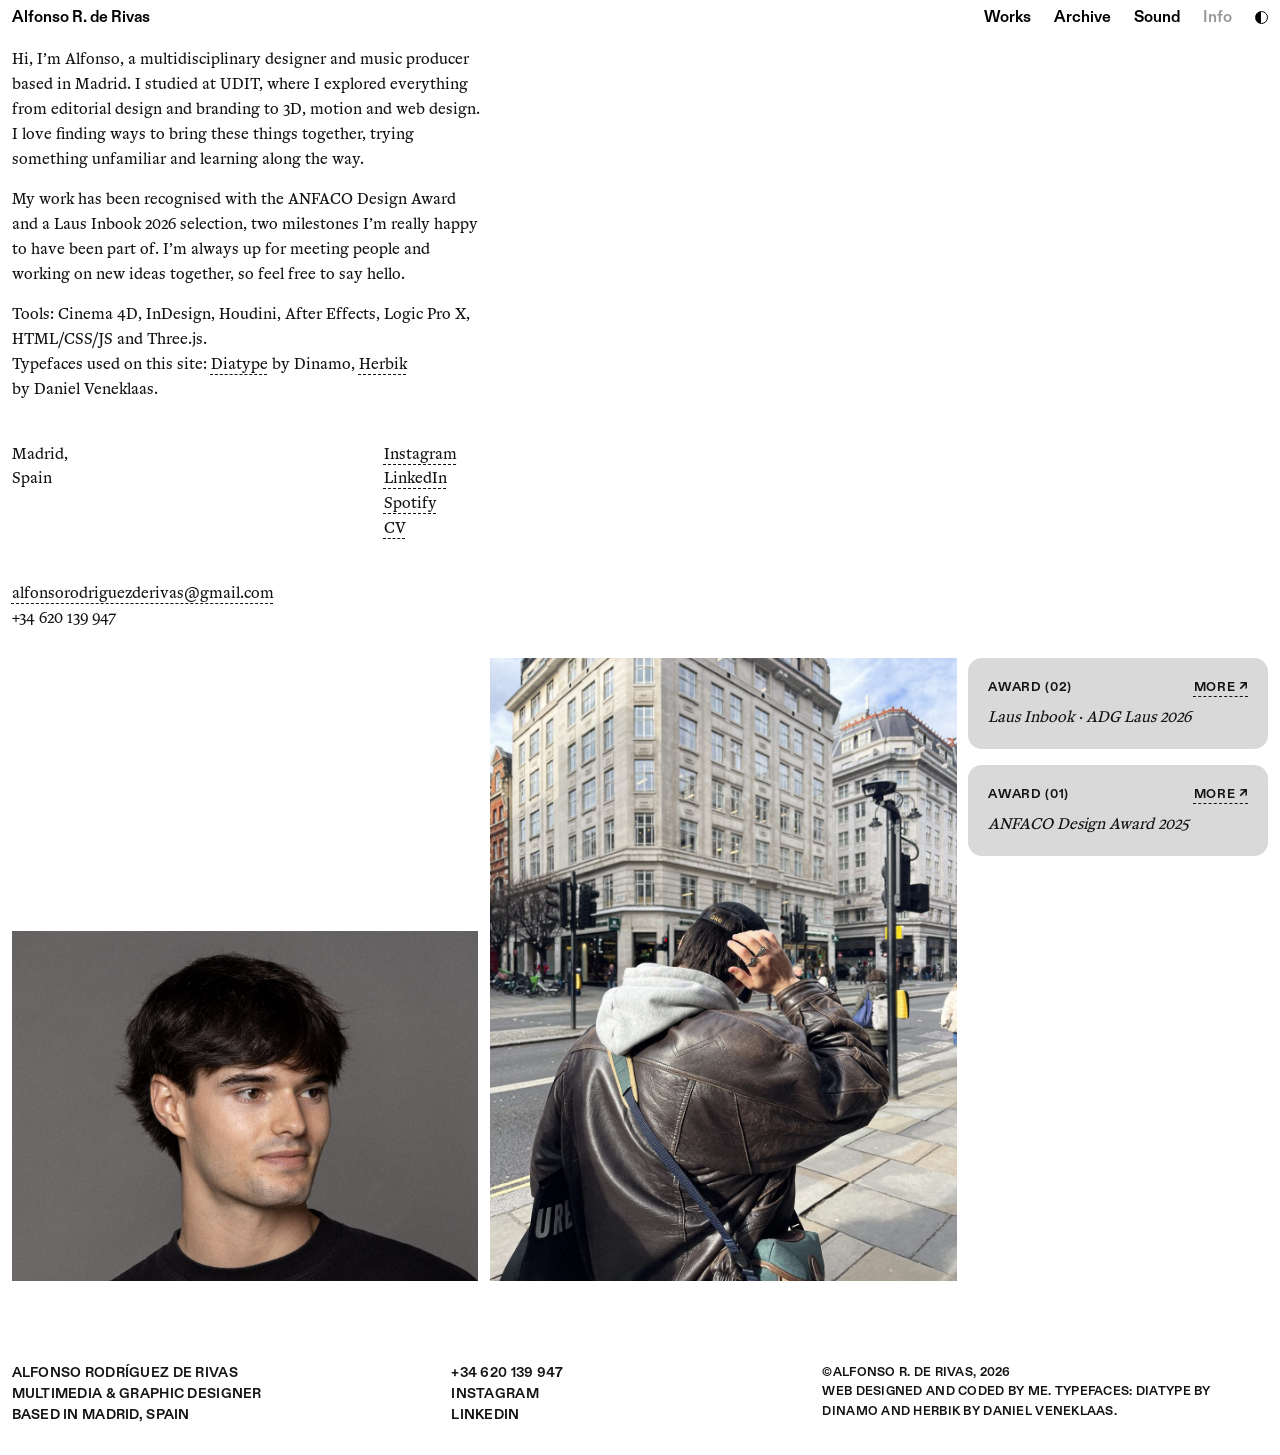
<file: info.html>
<!DOCTYPE html>
<html lang="en">
<head>
  <link rel="icon" type="image/png" href="favicon.png?v=253" />
  <meta charset="UTF-8" />
  <script>
    if (localStorage.getItem('theme') === 'dark') document.documentElement.classList.add('dark');
  </script>
  <meta name="viewport" content="width=device-width, initial-scale=1.0" />
  <title>Info · Alfonso R. de Rivas</title>
  <link rel="preload" href="fonts/Diatype-Bold.woff2" as="font" type="font/woff2">
  <link rel="preload" href="fonts/Diatype-Medium.woff2" as="font" type="font/woff2">
  <link rel="preload" href="fonts/Herbik-Regular.woff2" as="font" type="font/woff2">
  <link rel="preload" href="fonts/Herbik-Bold.woff2" as="font" type="font/woff2">
  <link rel="stylesheet" href="css/style.css?v=254" />
</head>
<body>

  <header class="nav">
    <div class="nav__logo">
      <a href="index.html">Alfonso R. de Rivas</a>
    </div>
    <nav class="nav__links">
      <div class="nav__menu" id="navMenu">
      <div class="nav__menu-links">
        <a href="works.html">Works</a>
        <a href="archive.html">Archive</a>
        <a href="sound.html">Sound</a>
        <a href="info.html" class="is-active">Info</a>
      </div>
      <div class="nav__menu-foot">
        <div class="nav__menu-foot-left">
          <div>
            Alfonso Rodríguez de Rivas<br />
            Multimedia &amp; Graphic Designer<br />
            Based in Madrid, Spain
          </div>
          <div>
            +34 620 139 947
          </div>
        </div>
        <div class="nav__menu-foot-right">
          <div>
            <a href="https://www.instagram.com/alfonso.rderivas/" target="_blank" rel="noopener">Instagram</a><br />
            <a href="https://www.linkedin.com/in/fonchitas" target="_blank" rel="noopener">LinkedIn</a>
          </div>
          <div>
            &copy;Alfonso R. de Rivas, 2026<br />
            Web designed and coded by me.
          </div>
        </div>
      </div>
      </div>
      <button class="nav__burger" id="navBurger" aria-label="Open menu" aria-expanded="false">
        <span></span><span></span><span></span>
      </button>
      <button class="theme-toggle" id="themeToggle" aria-label="Toggle light/dark mode"></button>
    </nav>
  </header>

  <div class="page-fade">
  <section class="studio">
    <div class="studio__text">
      <div class="studio__overview" id="infoOverview">
      <p>
        Hi, I’m Alfonso, a multidisciplinary designer and music producer
        based in Madrid. I studied at UDIT, where I explored
        everything from editorial design and branding to 3D, motion
        and web design. I love finding ways to bring these things
        together, trying something unfamiliar and learning along the&nbsp;way.
      </p>
      <p>
        My work has been recognised with the ANFACO Design Award and
        a Laus Inbook 2026 selection, two milestones I’m really happy
        to have been part of. I’m always up for meeting people and
        working on new ideas together, so feel free to say&nbsp;hello.
      </p>
      </div>
      <p>
        Tools: Cinema 4D, InDesign, Houdini, After Effects, Logic Pro X,
        HTML/CSS/JS and&nbsp;Three.js.<br />
        Typefaces used on this site: <a class="u-dotted" href="https://abcdinamo.com" target="_blank" rel="noopener">Diatype</a> by Dinamo,
        <a class="u-dotted" href="#" target="_blank" rel="noopener">Herbik</a> by Daniel&nbsp;Veneklaas.
      </p>

      <div class="studio__cols">
        <div>Madrid,<br />Spain</div>
        <div>
          <a class="u-dotted" href="https://www.instagram.com/alfonso.rderivas/" target="_blank" rel="noopener">Instagram</a><br />
          <a class="u-dotted" href="https://www.linkedin.com/in/fonchitas" target="_blank" rel="noopener">LinkedIn</a><br />
          <a class="u-dotted" href="https://open.spotify.com/artist/3wu5w4OHnTcRXrsxS4kMy4?si=XntBtVvAT42HNDd3m9gx3g&amp;utm_source=whatsapp" target="_blank" rel="noopener">Spotify</a><br />
          <a class="u-dotted" href="https://drive.google.com/file/d/1rJFBkvXqKwT1FOGPLuDBWDbHZNR9Vtlb/view?usp=sharing" target="_blank" rel="noopener">CV</a>
        </div>
      </div>

      <div class="studio__cols">
        <div>
          <a class="u-dotted" href="mailto:alfonsorodriguezderivas@gmail.com">alfonsorodriguezderivas@gmail.com</a><br />
          +34 620 139 947
        </div>
      </div>
    </div>
  </section>

  <!-- Tarjetas de premios: fijas en pantalla (position:fixed),
       estrechas — no una columna entera, solo el ancho de una
       tarjeta. El JS las coloca a la altura de las fotos al
       cargar y las "acopla" justo encima del footer al bajar. -->
  <div class="awards" id="awards">
    <div class="award-card">
      <div class="award-card__top">
        <span class="tag">Award (02)</span>
        <a href="https://adg-fad.org/laus/proyecto/specimen/?fq=172fc2daa753" class="u-dotted" target="_blank" rel="noopener">More &#8599;</a>
      </div>
      <p class="award-card__title">Laus Inbook · ADG Laus 2026</p>
    </div>
    <div class="award-card">
      <div class="award-card__top">
        <span class="tag">Award (01)</span>
        <a href="https://www.fundacionbancosabadell.com/alfonso-rodriguez-de-rivas-ganador-del-viii-premio-de-diseno-anfaco/" class="u-dotted" target="_blank" rel="noopener">More &#8599;</a>
      </div>
      <p class="award-card__title">ANFACO Design Award 2025</p>
    </div>
  </div>

  <section class="studio__photos">
    <div class="ph-block"><img src="img/alfonso-retrato.jpg" alt="Alfonso R. de Rivas" loading="lazy" /></div>
    <div class="ph-block tall"><img src="img/alfonso-calle.jpg" alt="Alfonso R. de Rivas" loading="lazy" /></div>
  </section>

  <footer class="footer">
    <div>
      Alfonso Rodríguez de Rivas<br />
      Multimedia &amp; Graphic Designer<br />
      Based in Madrid, Spain
    </div>
    <div>
      +34 620 139 947<br />
      <a href="https://www.instagram.com/alfonso.rderivas/" target="_blank" rel="noopener">Instagram</a><br />
      <a href="https://www.linkedin.com/in/fonchitas" target="_blank" rel="noopener">LinkedIn</a>
    </div>
    <div class="footer__col--right">
      ©Alfonso R. de Rivas, 2026<br />
      Web designed and coded by me.
      Typefaces: Diatype by Dinamo and Herbik by Daniel Veneklaas.
    </div>
  </footer>
  </div>

  <script src="js/main.js?v=254"></script>
</body>
</html>
</file>
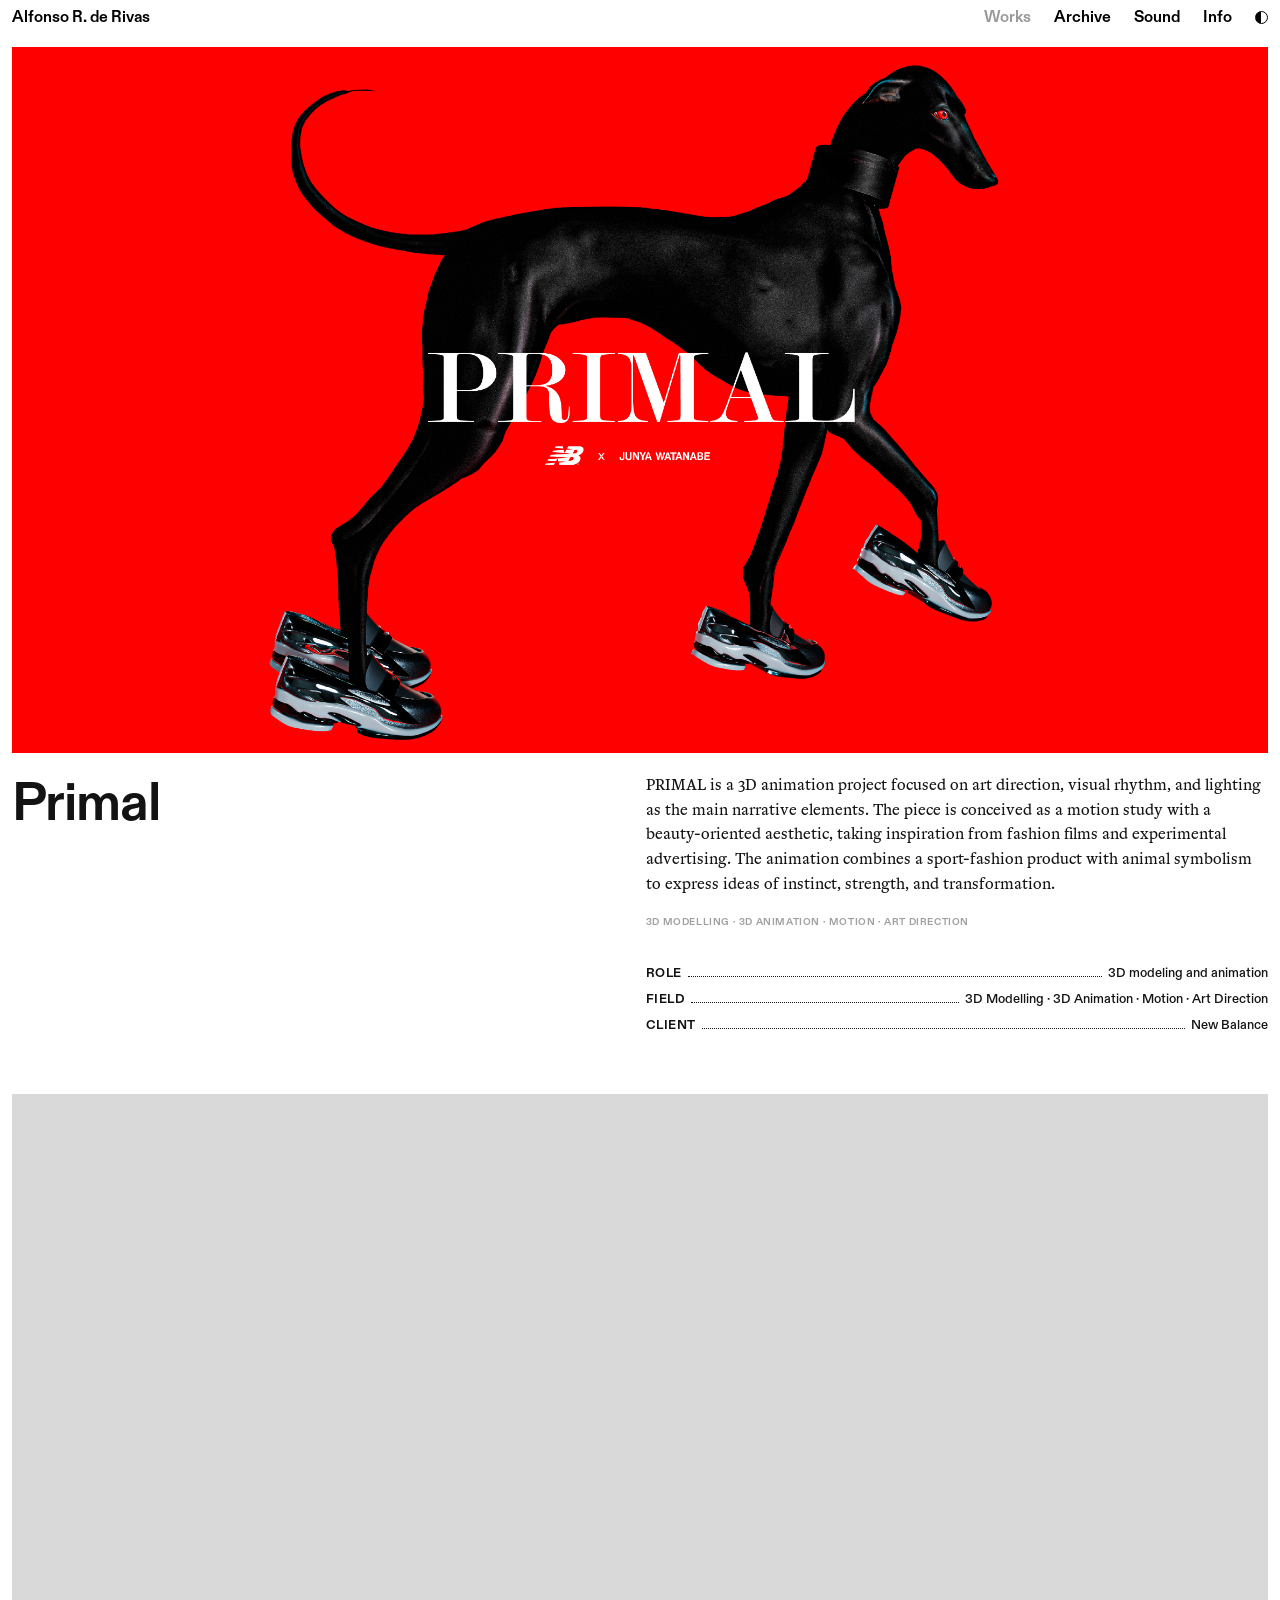
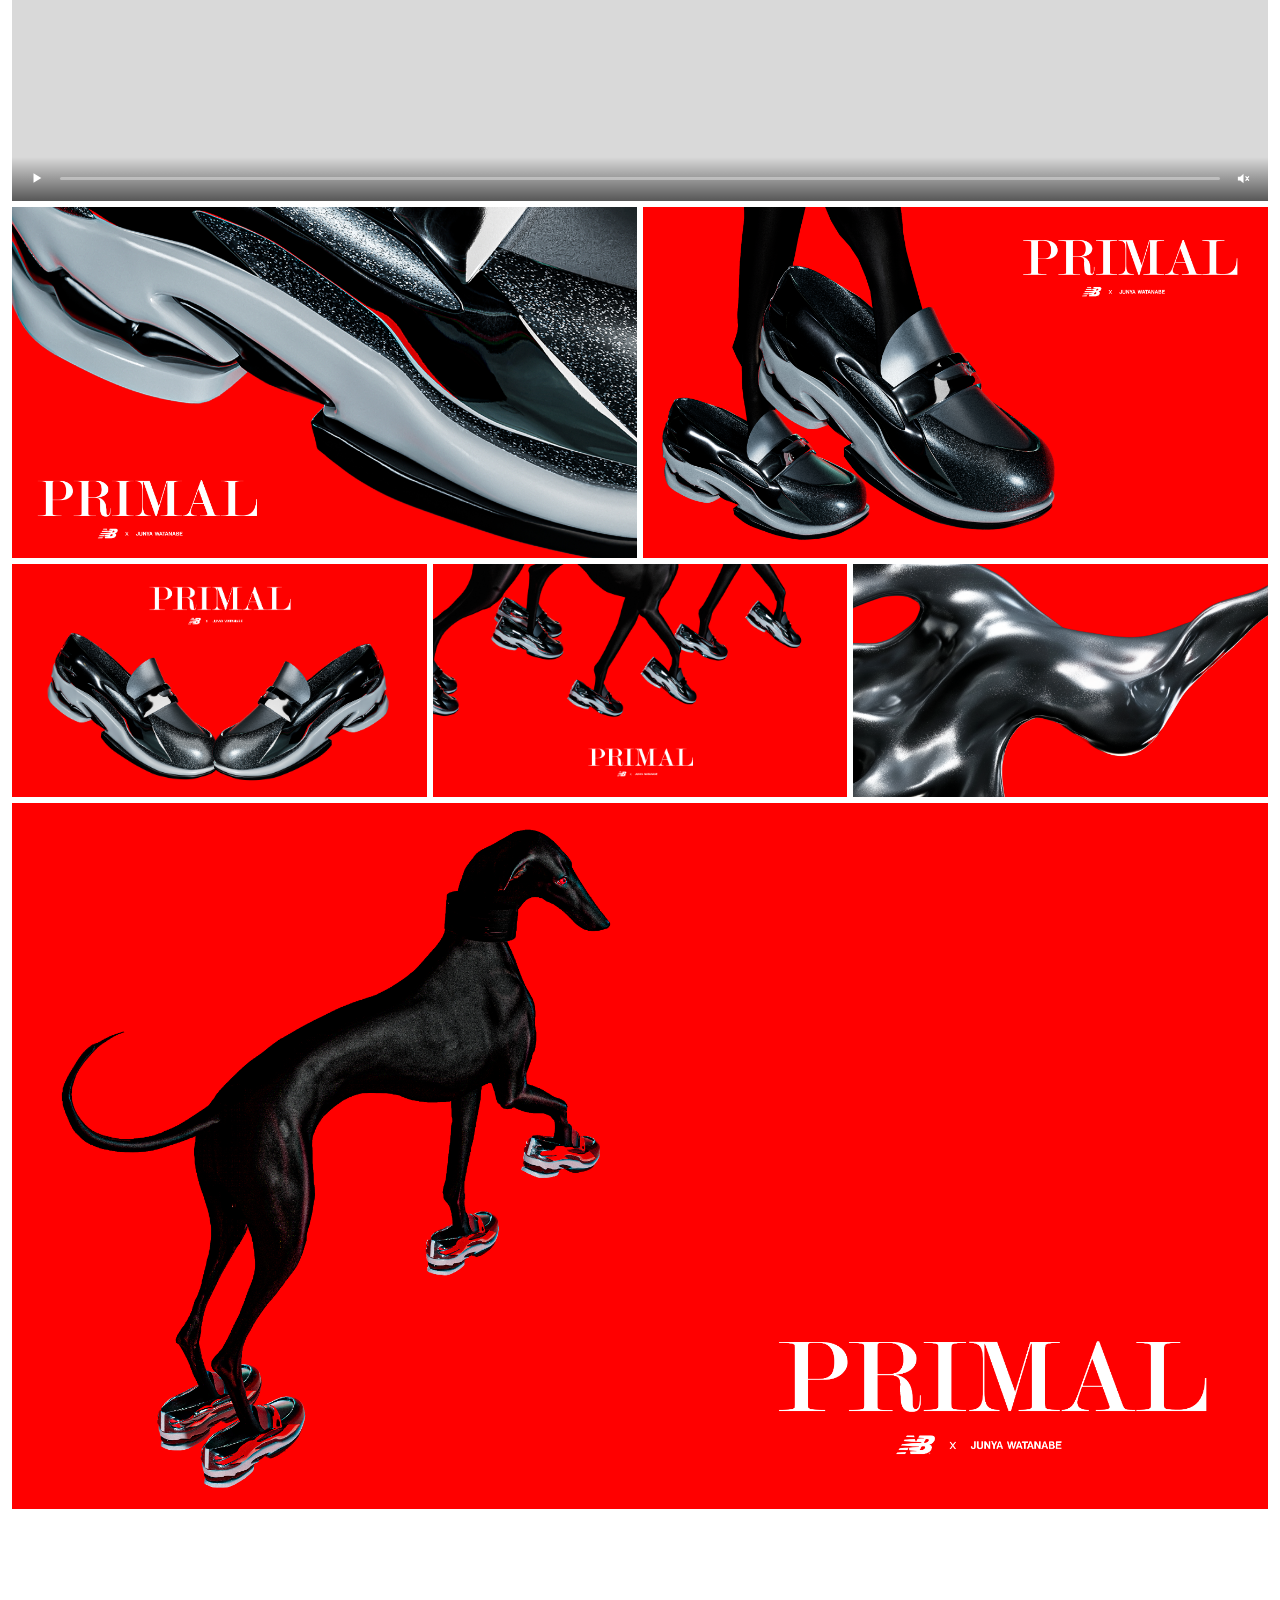
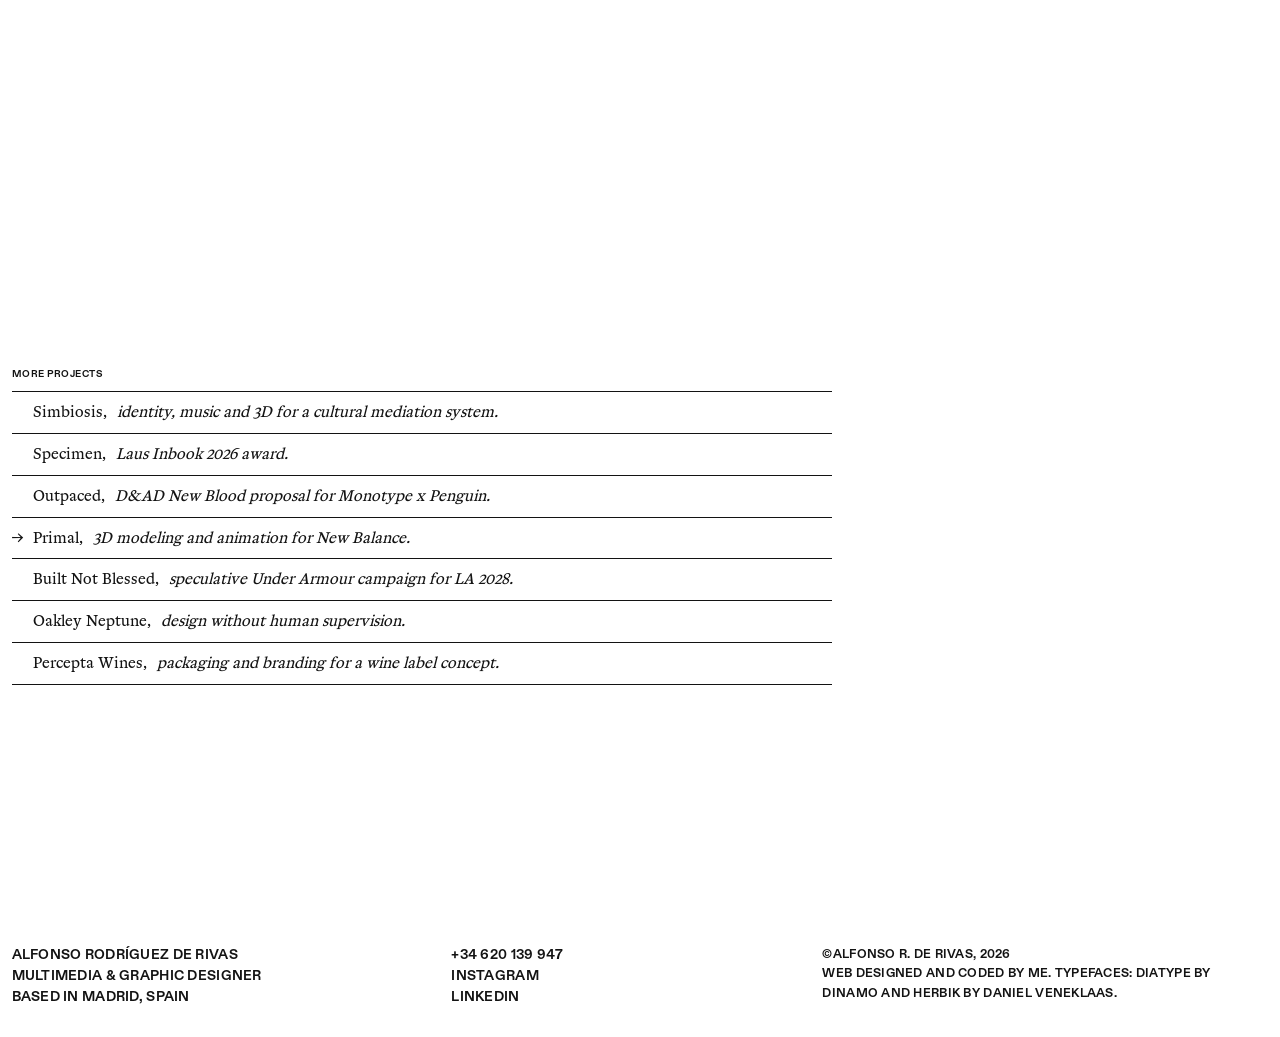
<file: proyecto-04.html>
<!DOCTYPE html>
<html lang="en">
<head>
  <link rel="icon" type="image/png" href="favicon.png?v=253" />
  <meta charset="UTF-8" />
  <script>
    if (localStorage.getItem('theme') === 'dark') document.documentElement.classList.add('dark');
  </script>
  <meta name="viewport" content="width=device-width, initial-scale=1.0" />
  <title>Primal · Alfonso R. de Rivas</title>
  <link rel="preload" href="fonts/Diatype-Bold.woff2" as="font" type="font/woff2">
  <link rel="preload" href="fonts/Diatype-Medium.woff2" as="font" type="font/woff2">
  <link rel="preload" href="fonts/Herbik-Regular.woff2" as="font" type="font/woff2">
  <link rel="preload" href="fonts/Herbik-Bold.woff2" as="font" type="font/woff2">
  <link rel="stylesheet" href="css/style.css?v=254" />
</head>
<body>

  <header class="nav">
    <div class="nav__logo">
      <a href="index.html">Alfonso R. de Rivas</a>
    </div>
    <nav class="nav__links">
      <div class="nav__menu" id="navMenu">
      <div class="nav__menu-links">
        <a href="works.html" class="is-active">Works</a>
        <a href="archive.html">Archive</a>
        <a href="sound.html">Sound</a>
        <a href="info.html">Info</a>
      </div>
      <div class="nav__menu-foot">
        <div class="nav__menu-foot-left">
          <div>
            Alfonso Rodríguez de Rivas<br />
            Multimedia &amp; Graphic Designer<br />
            Based in Madrid, Spain
          </div>
          <div>
            +34 620 139 947
          </div>
        </div>
        <div class="nav__menu-foot-right">
          <div>
            <a href="https://www.instagram.com/alfonso.rderivas/" target="_blank" rel="noopener">Instagram</a><br />
            <a href="https://www.linkedin.com/in/fonchitas" target="_blank" rel="noopener">LinkedIn</a>
          </div>
          <div>
            &copy;Alfonso R. de Rivas, 2026<br />
            Web designed and coded by me.
          </div>
        </div>
      </div>
      </div>
      <button class="nav__burger" id="navBurger" aria-label="Open menu" aria-expanded="false">
        <span></span><span></span><span></span>
      </button>
      <button class="theme-toggle" id="themeToggle" aria-label="Toggle light/dark mode"></button>
    </nav>
  </header>

  <div class="page-fade">
  <!-- PORTADA: lo primero que se ve al entrar al proyecto -->
  <section class="project-cover">
    <div class="ph-block full natural"><img src="img/primal-cover.png" alt="" /></div>
  </section>

  <!-- Dos columnas: título grande a la izquierda, texto + ficha
       técnica con guía de puntos a la derecha -->
  <section class="project-intro">
    <h1 class="project-intro__title">Primal</h1>
    <div class="project-intro__body">
      <p>
        PRIMAL is a 3D animation project focused on art direction, visual
        rhythm, and lighting as the main narrative elements. The piece is
        conceived as a motion study with a beauty-oriented aesthetic,
        taking inspiration from fashion films and experimental
        advertising. The animation combines a sport-fashion product with
        animal symbolism to express ideas of instinct, strength, and&nbsp;transformation.
      </p>
      <span class="project-cats">3D Modelling · 3D Animation · Motion · Art Direction</span>
      <dl class="project-specs">
      <div class="row"><dt>Role</dt><span class="dots"></span><dd>3D modeling and animation</dd></div>
      <div class="row"><dt>Field</dt><span class="dots"></span><dd>3D Modelling · 3D Animation · Motion · Art Direction</dd></div>
      <div class="row"><dt>Client</dt><span class="dots"></span><dd>New Balance</dd></div>
      </dl>
    </div>
  </section>

  <!-- Resto de imágenes del proyecto -->
  <section class="project-media">
    <!-- el vídeo, a ancho completo, con audio y controles -->
    <div class="ph-block full media-vimeo" style="aspect-ratio: 1600 / 900;">
      <video src="video/primal-hero.mp4" playsinline preload="auto" muted></video>
      <div class="media-vimeo__controls">
        <button class="media-vimeo__toggle" aria-label="Pause video">
          <svg class="media-vimeo__icon-pause" viewBox="0 0 16 16" aria-hidden="true"><rect x="3" y="2" width="3.2" height="12" /><rect x="9.8" y="2" width="3.2" height="12" /></svg>
          <svg class="media-vimeo__icon-play" viewBox="0 0 16 16" aria-hidden="true"><polygon points="4,2.5 13,8 4,13.5" /></svg>
        </button>
        <div class="media-vimeo__bar"><div class="media-vimeo__fill"></div></div>
        <button class="media-vimeo__volume" aria-label="Mute video">
          <svg class="media-vimeo__icon-unmuted" viewBox="0 0 16 16" aria-hidden="true"><path d="M2 6h2.5L8 3v10L4.5 10H2V6z"/><path d="M10.5 5.5a3 3 0 0 1 0 5" stroke="#fff" stroke-width="1.2" fill="none" stroke-linecap="round"/></svg>
          <svg class="media-vimeo__icon-muted" viewBox="0 0 16 16" aria-hidden="true"><path d="M2 6h2.5L8 3v10L4.5 10H2V6z"/><path d="M10.5 6l3 4M13.5 6l-3 4" stroke="#fff" stroke-width="1.2" stroke-linecap="round"/></svg>
        </button>
      </div>
    </div>

    <!-- pareja -->
    <div class="ph-block" style="aspect-ratio: 1800 / 1010;"><img src="img/primal-1.png" alt="" loading="lazy" /></div>
    <div class="ph-block" style="aspect-ratio: 1800 / 1010;"><img src="img/primal-2.png" alt="" loading="lazy" /></div>

    <!-- trío -->
    <div class="ph-block third" style="aspect-ratio: 1800 / 1010;"><img src="img/primal-4.png" alt="" loading="lazy" /></div>
    <div class="ph-block third" style="aspect-ratio: 1800 / 1009;"><img src="img/primal-5.png" alt="" loading="lazy" /></div>
    <div class="ph-block third" style="aspect-ratio: 1456 / 816;"><img src="img/primal-7.png" alt="" loading="lazy" /></div>

    <!-- pieza grande -->
    <div class="ph-block full" style="aspect-ratio: 1800 / 1011;"><img src="img/primal-3.png" alt="" loading="lazy" /></div>

    <!-- pareja final -->
    <div class="ph-block" style="aspect-ratio: 1628 / 914;"><img src="img/primal-6.png" alt="" loading="lazy" /></div>
    <div class="ph-block" style="aspect-ratio: 1800 / 1012;"><img src="img/primal-8.png" alt="" loading="lazy" /></div>
  </section>

  <section class="more">
    <div>
      <div class="more__label">More projects</div>
      <a class="more__row" href="simbiosis.html" data-thumb-type="video" data-thumb="https://ik.imagekit.io/k0qx6odcz/Alfonso_Rodriguez_Spot.2%20(1).mp4">Simbiosis, <em>identity, music and 3D for a cultural mediation system.</em></a>
      <a class="more__row" href="proyecto-anfaco.html" data-thumb-type="image" data-thumb="https://ik.imagekit.io/k0qx6odcz/A1_75972-Portada-WEB.jpg">Specimen, <em>Laus Inbook 2026 award.</em></a>
      <a class="more__row" href="proyecto-laus.html" data-thumb-type="video" data-thumb="video/outpaced-carousel.mp4">Outpaced, <em>D&amp;AD New Blood proposal for Monotype x Penguin.</em></a>
      <a class="more__row is-current" href="proyecto-04.html" data-thumb-type="video" data-thumb="video/primal-carousel.mp4">Primal, <em>3D modeling and animation for New Balance.</em></a>
      <a class="more__row" href="proyecto-05.html" data-thumb-type="image" data-thumb="img/ua-cover.jpg">Built Not Blessed, <em>speculative Under Armour campaign for LA 2028.</em></a>
      <a class="more__row" href="proyecto-07.html" data-thumb-type="image" data-thumb="img/oakley-9.png">Oakley Neptune, <em>design without human supervision.</em></a>
      <a class="more__row" href="proyecto-06.html" data-thumb-type="image" data-thumb="https://ik.imagekit.io/k0qx6odcz/percepta_todos1.png">Percepta Wines, <em>packaging and branding for a wine label concept.</em></a>
    </div>
    <div class="more__thumb"></div>
  </section>

  <footer class="footer">
    <div>
      Alfonso Rodríguez de Rivas<br />
      Multimedia &amp; Graphic Designer<br />
      Based in Madrid, Spain
    </div>
    <div>
      +34 620 139 947<br />
      <a href="https://www.instagram.com/alfonso.rderivas/" target="_blank" rel="noopener">Instagram</a><br />
      <a href="https://www.linkedin.com/in/fonchitas" target="_blank" rel="noopener">LinkedIn</a>
    </div>
    <div class="footer__col--right">
      ©Alfonso R. de Rivas, 2026<br />
      Web designed and coded by me.
      Typefaces: Diatype by Dinamo and Herbik by Daniel Veneklaas.
    </div>
  </footer>
  </div>

  <script src="js/main.js?v=254"></script>
</body>
</html>
</file>
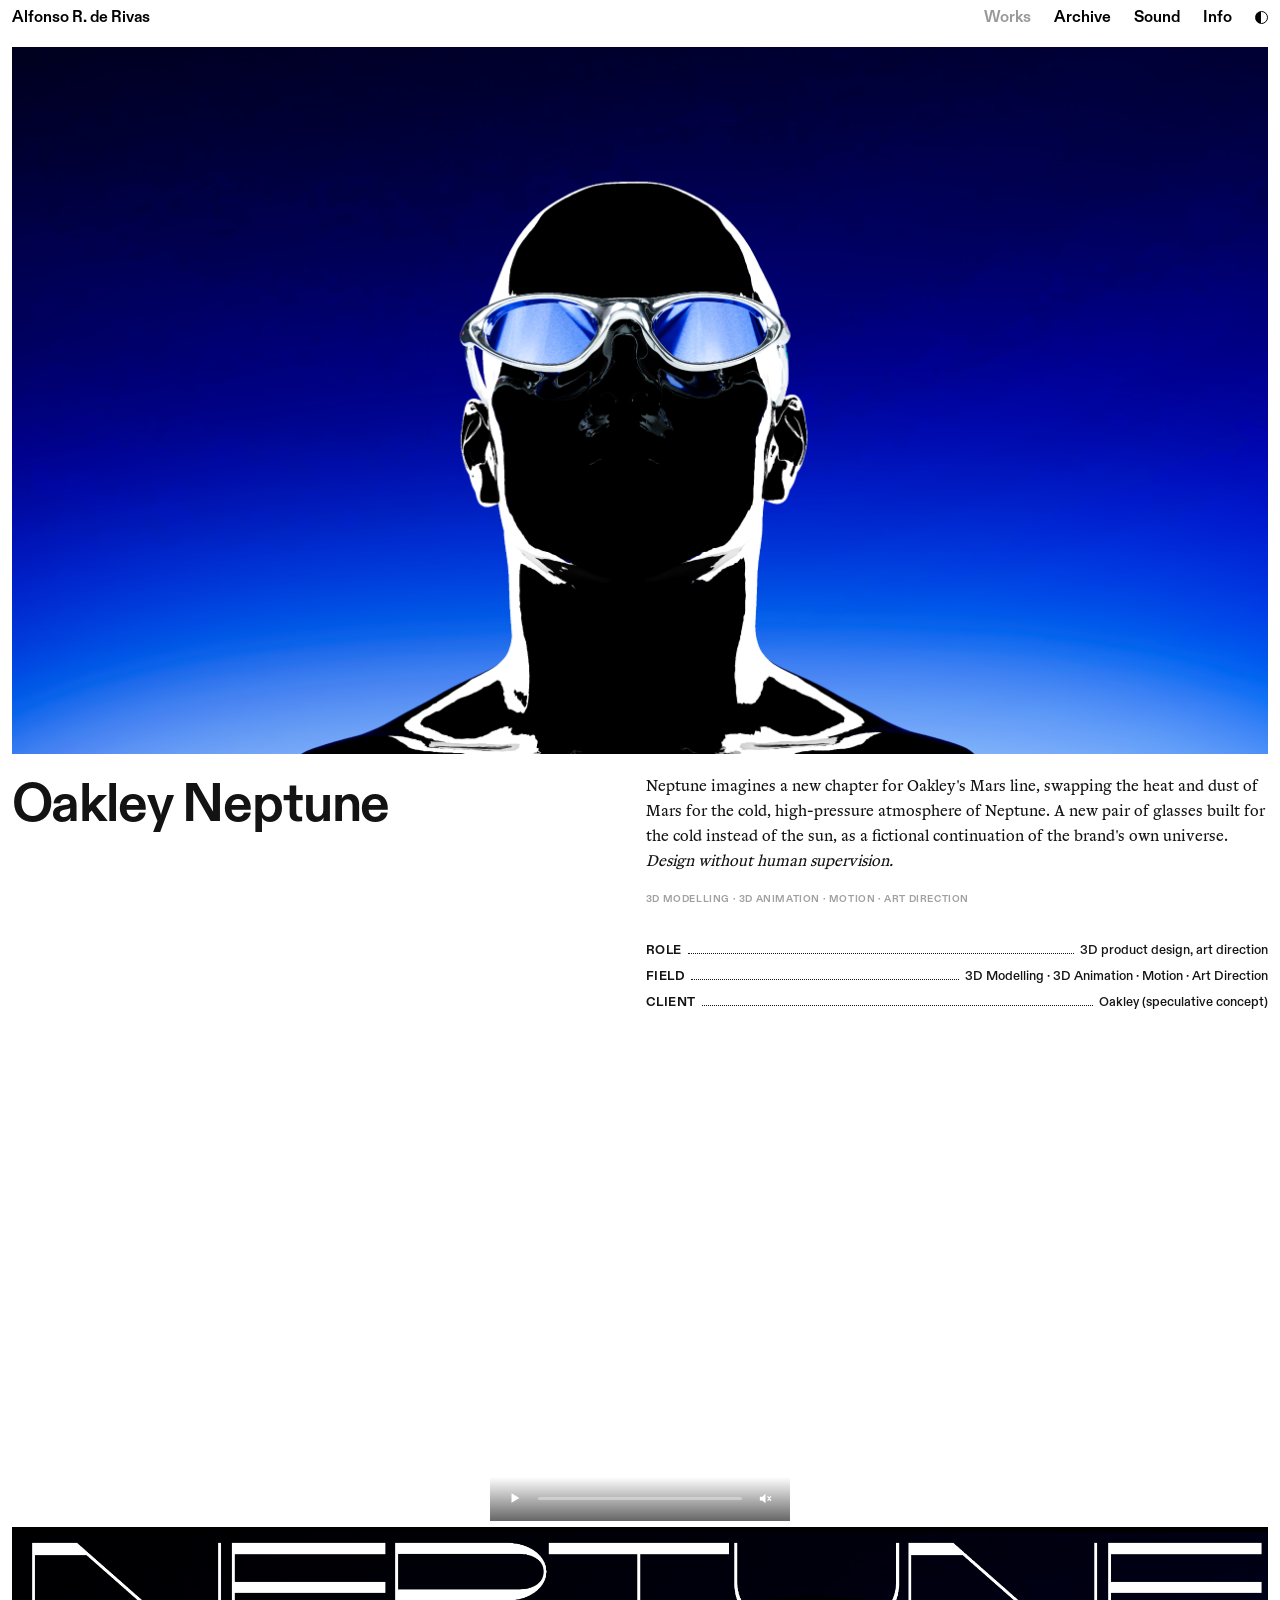
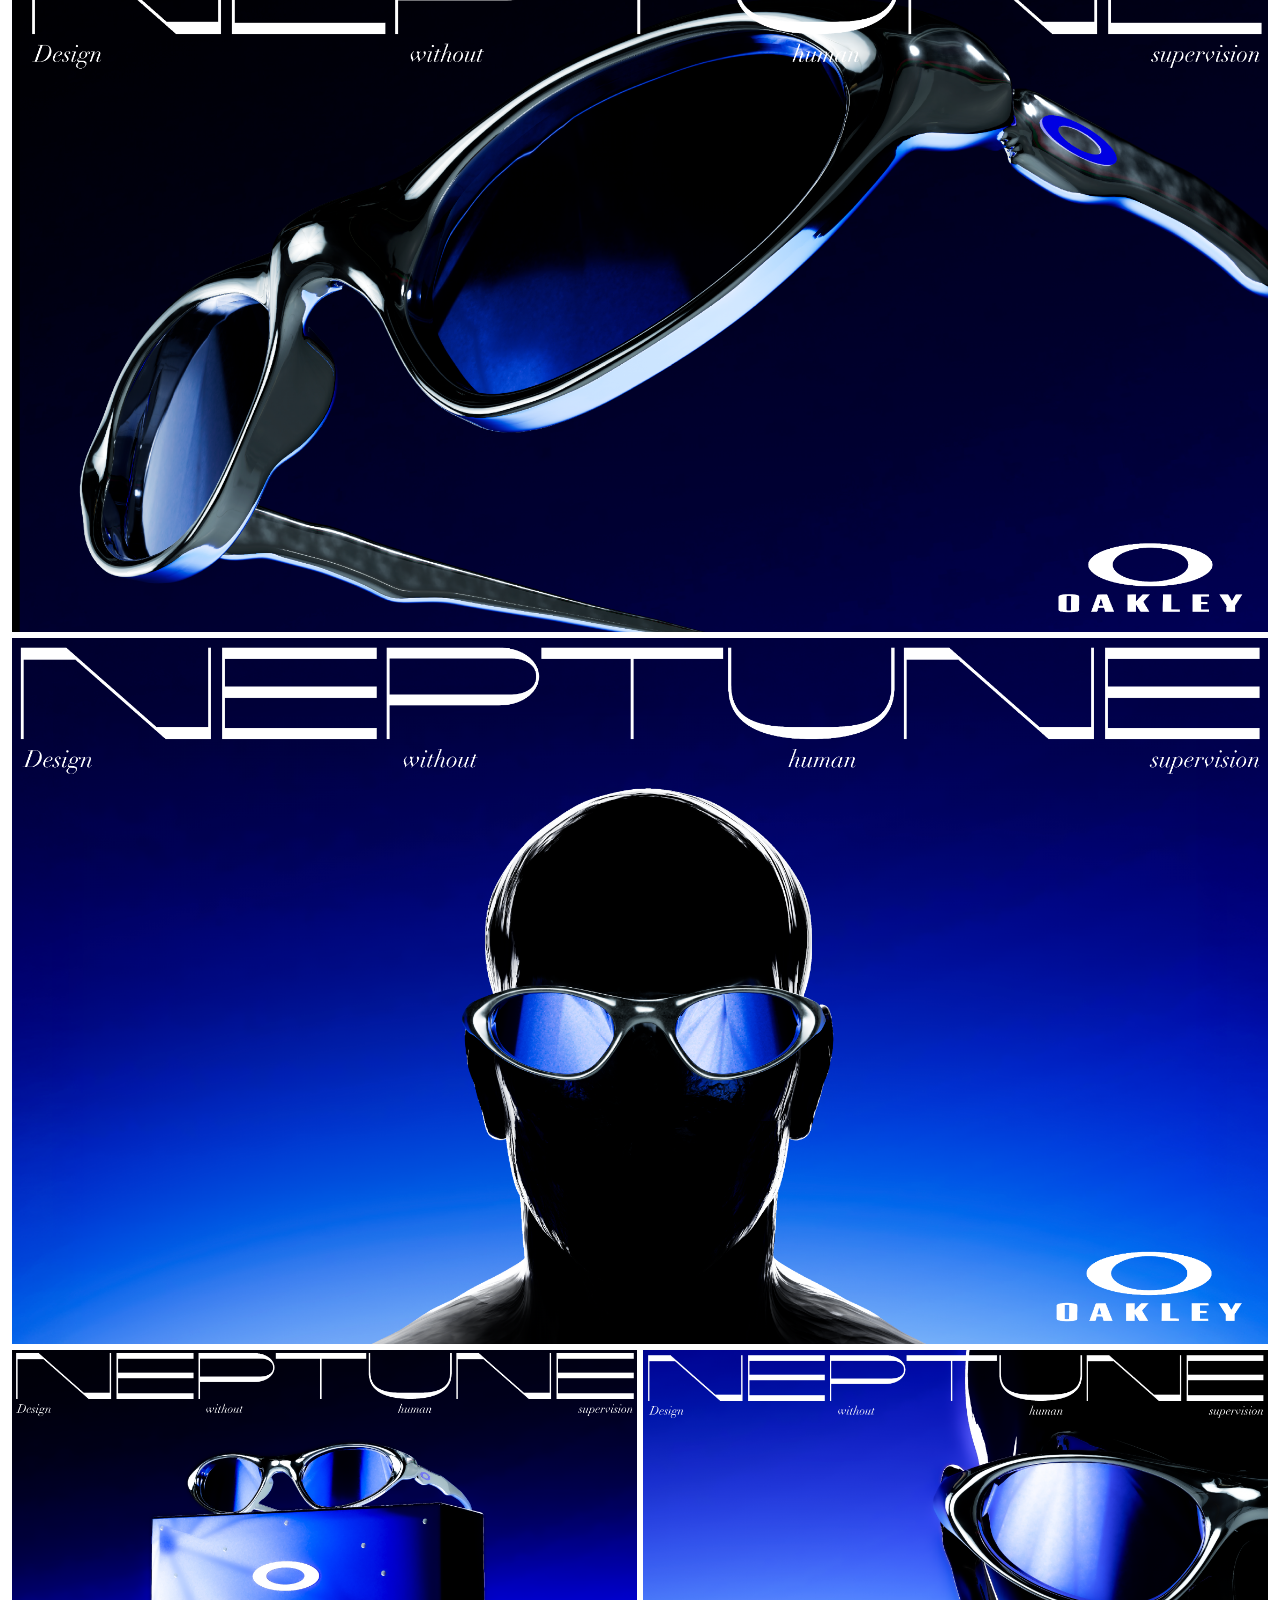
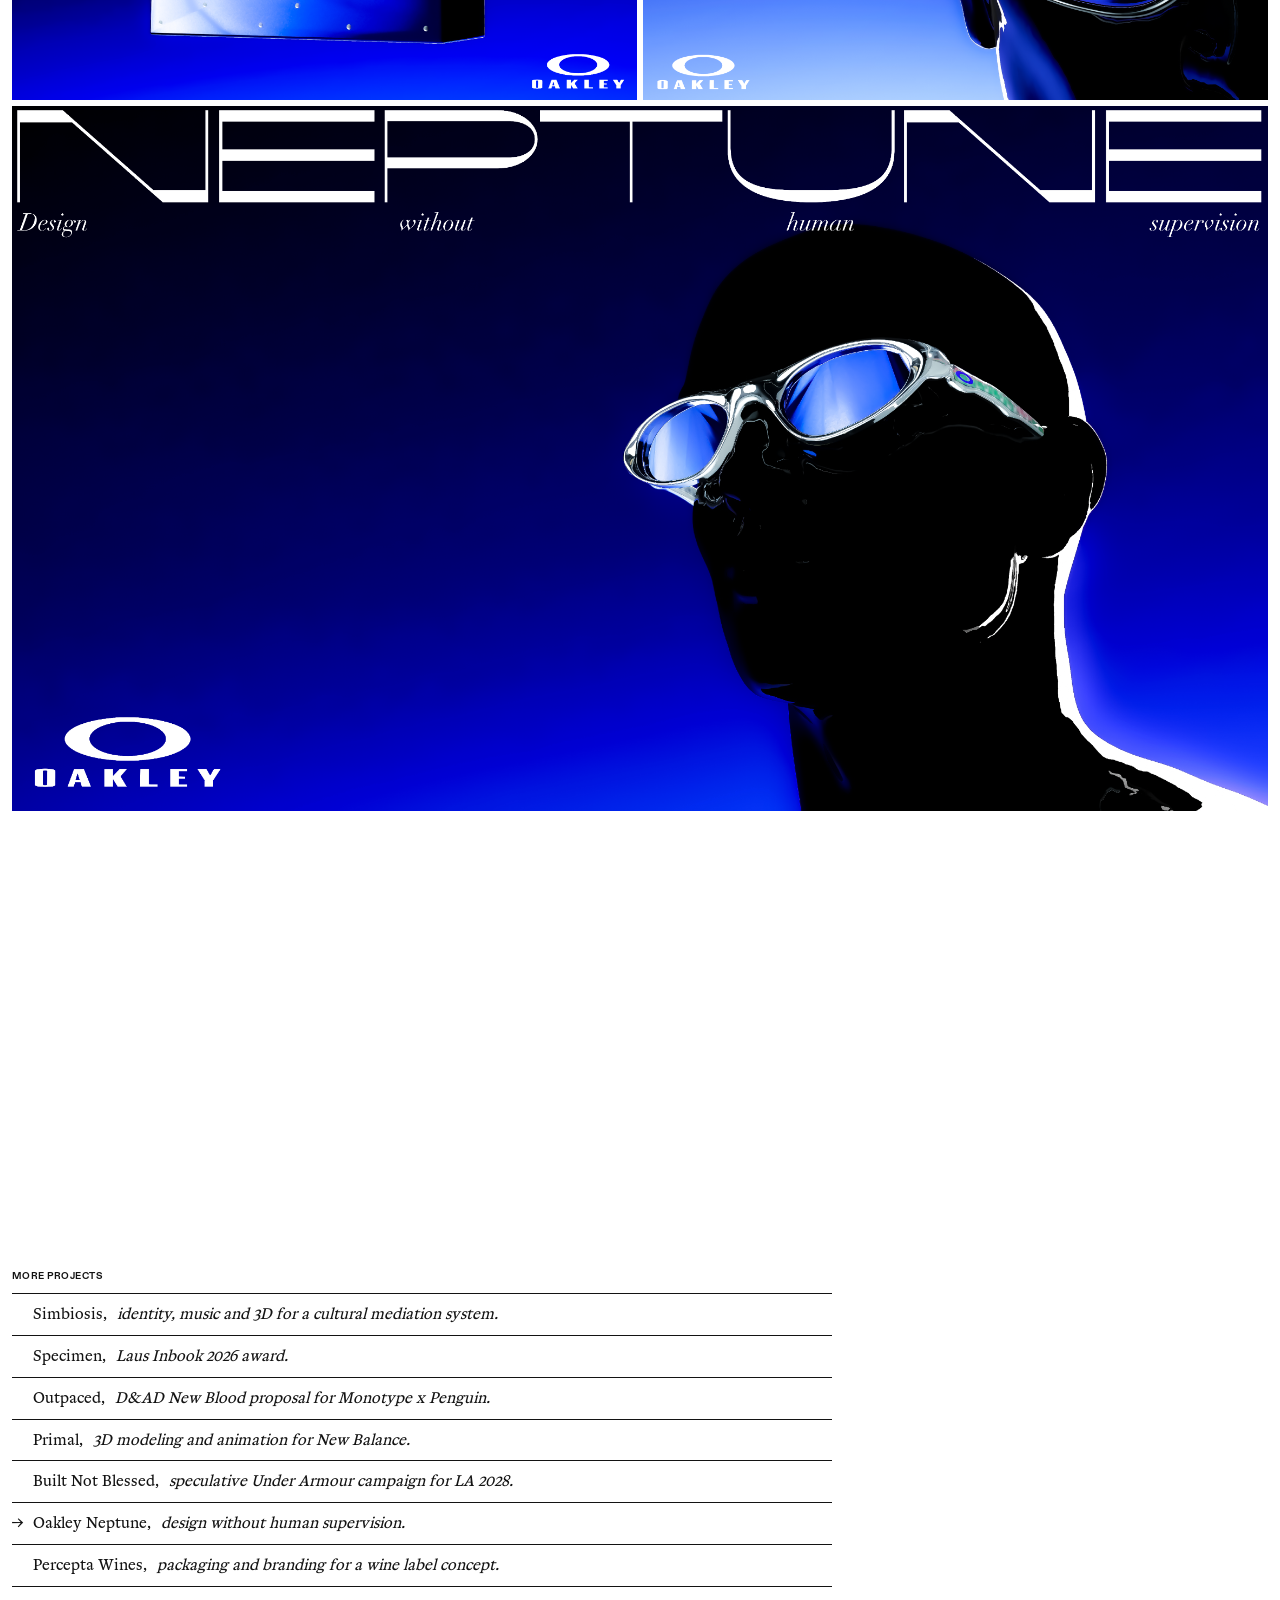
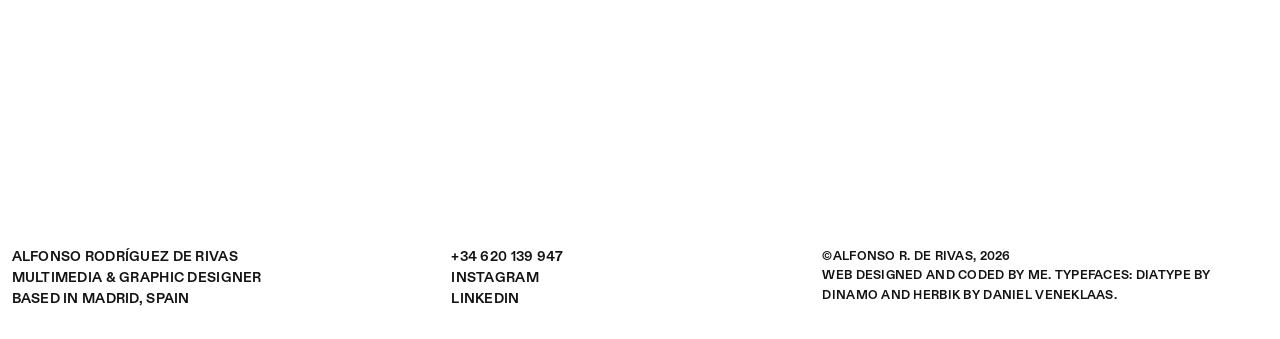
<file: proyecto-07.html>
<!DOCTYPE html>
<html lang="en">
<head>
  <link rel="icon" type="image/png" href="favicon.png?v=253" />
  <meta charset="UTF-8" />
  <script>
    if (localStorage.getItem('theme') === 'dark') document.documentElement.classList.add('dark');
  </script>
  <meta name="viewport" content="width=device-width, initial-scale=1.0" />
  <title>Oakley Neptune · Alfonso R. de Rivas</title>
  <link rel="preload" href="fonts/Diatype-Bold.woff2" as="font" type="font/woff2">
  <link rel="preload" href="fonts/Diatype-Medium.woff2" as="font" type="font/woff2">
  <link rel="preload" href="fonts/Herbik-Regular.woff2" as="font" type="font/woff2">
  <link rel="preload" href="fonts/Herbik-Bold.woff2" as="font" type="font/woff2">
  <link rel="stylesheet" href="css/style.css?v=254" />
</head>
<body>

  <header class="nav">
    <div class="nav__logo">
      <a href="index.html">Alfonso R. de Rivas</a>
    </div>
    <nav class="nav__links">
      <div class="nav__menu" id="navMenu">
      <div class="nav__menu-links">
        <a href="works.html" class="is-active">Works</a>
        <a href="archive.html">Archive</a>
        <a href="sound.html">Sound</a>
        <a href="info.html">Info</a>
      </div>
      <div class="nav__menu-foot">
        <div class="nav__menu-foot-left">
          <div>
            Alfonso Rodríguez de Rivas<br />
            Multimedia &amp; Graphic Designer<br />
            Based in Madrid, Spain
          </div>
          <div>
            +34 620 139 947
          </div>
        </div>
        <div class="nav__menu-foot-right">
          <div>
            <a href="https://www.instagram.com/alfonso.rderivas/" target="_blank" rel="noopener">Instagram</a><br />
            <a href="https://www.linkedin.com/in/fonchitas" target="_blank" rel="noopener">LinkedIn</a>
          </div>
          <div>
            &copy;Alfonso R. de Rivas, 2026<br />
            Web designed and coded by me.
          </div>
        </div>
      </div>
      </div>
      <button class="nav__burger" id="navBurger" aria-label="Open menu" aria-expanded="false">
        <span></span><span></span><span></span>
      </button>
      <button class="theme-toggle" id="themeToggle" aria-label="Toggle light/dark mode"></button>
    </nav>
  </header>

  <div class="page-fade">
  <!-- PORTADA: lo primero que se ve al entrar al proyecto -->
  <section class="project-cover">
    <div class="ph-block full"><img src="img/oakley-9.png" alt="" loading="lazy" /></div>
  </section>

  <!-- Dos columnas: título grande a la izquierda, texto + ficha
       técnica con guía de puntos a la derecha -->
  <section class="project-intro">
    <h1 class="project-intro__title">Oakley Neptune</h1>
    <div class="project-intro__body">
      <p>
        Neptune imagines a new chapter for Oakley's Mars line, swapping
        the heat and dust of Mars for the cold, high-pressure atmosphere
        of Neptune. A new pair of glasses built for the cold instead of
        the sun, as a fictional continuation of the brand's own universe.
        <em>Design without human&nbsp;supervision.</em>
      </p>
      <span class="project-cats">3D Modelling · 3D Animation · Motion · Art Direction</span>
      <dl class="project-specs">
      <div class="row"><dt>Role</dt><span class="dots"></span><dd>3D product design, art direction</dd></div>
      <div class="row"><dt>Field</dt><span class="dots"></span><dd>3D Modelling · 3D Animation · Motion · Art Direction</dd></div>
      <div class="row"><dt>Client</dt><span class="dots"></span><dd>Oakley (speculative concept)</dd></div>
      </dl>
    </div>
  </section>

  <!-- Resto de imágenes del proyecto -->
  <section class="project-media">
    <!-- vídeo vertical (con sonido y controles), protagonista y solo -->
    <div class="ph-block feature media-vimeo">
      <video src="video/oakley-vertical.mp4" playsinline preload="auto" muted></video>
      <div class="media-vimeo__controls">
        <button class="media-vimeo__toggle" aria-label="Pause video">
          <svg class="media-vimeo__icon-pause" viewBox="0 0 16 16" aria-hidden="true"><rect x="3" y="2" width="3.2" height="12" /><rect x="9.8" y="2" width="3.2" height="12" /></svg>
          <svg class="media-vimeo__icon-play" viewBox="0 0 16 16" aria-hidden="true"><polygon points="4,2.5 13,8 4,13.5" /></svg>
        </button>
        <div class="media-vimeo__bar"><div class="media-vimeo__fill"></div></div>
        <button class="media-vimeo__volume" aria-label="Mute video">
          <svg class="media-vimeo__icon-unmuted" viewBox="0 0 16 16" aria-hidden="true"><path d="M2 6h2.5L8 3v10L4.5 10H2V6z"/><path d="M10.5 5.5a3 3 0 0 1 0 5" stroke="#fff" stroke-width="1.2" fill="none" stroke-linecap="round"/></svg>
          <svg class="media-vimeo__icon-muted" viewBox="0 0 16 16" aria-hidden="true"><path d="M2 6h2.5L8 3v10L4.5 10H2V6z"/><path d="M10.5 6l3 4M13.5 6l-3 4" stroke="#fff" stroke-width="1.2" stroke-linecap="round"/></svg>
        </button>
      </div>
    </div>

    <!-- el anuncio NEPTUNE, a ancho completo — pieza protagonista -->
    <div class="ph-block full" style="aspect-ratio: 1800 / 1010;"><img src="img/oakley-cover.png" alt="" loading="lazy" /></div>

    <!-- la foto del producto, también a ancho completo -->
    <div class="ph-block full" style="aspect-ratio: 1800 / 1010;"><img src="img/oakley-2.png" alt="" loading="lazy" /></div>

    <!-- pareja grande -->
    <div class="ph-block" style="aspect-ratio: 1800 / 1008;"><img src="img/oakley-4.png" alt="" loading="lazy" /></div>
    <div class="ph-block" style="aspect-ratio: 1800 / 1009;"><img src="img/oakley-3.png" alt="" loading="lazy" /></div>

    <!-- otra pieza grande, a ancho completo -->
    <div class="ph-block full" style="aspect-ratio: 1800 / 1009;"><img src="img/oakley-5.png" alt="" loading="lazy" /></div>

    <!-- las dos imágenes de proceso, deliberadamente pequeñas — no
         deben pesar más que el propio proyecto -->
    <div class="ph-block" style="aspect-ratio: 2806 / 1116;"><img src="img/oakley-10.png" alt="" loading="lazy" /></div>
    <div class="ph-block" style="aspect-ratio: 5120 / 2880;"><img src="img/oakley-6.png" alt="" loading="lazy" /></div>
  </section>

  <section class="more">
    <div>
      <div class="more__label">More projects</div>
      <a class="more__row" href="simbiosis.html" data-thumb-type="video" data-thumb="https://ik.imagekit.io/k0qx6odcz/Alfonso_Rodriguez_Spot.2%20(1).mp4">Simbiosis, <em>identity, music and 3D for a cultural mediation system.</em></a>
      <a class="more__row" href="proyecto-anfaco.html" data-thumb-type="image" data-thumb="https://ik.imagekit.io/k0qx6odcz/A1_75972-Portada-WEB.jpg">Specimen, <em>Laus Inbook 2026 award.</em></a>
      <a class="more__row" href="proyecto-laus.html" data-thumb-type="video" data-thumb="video/outpaced-carousel.mp4">Outpaced, <em>D&amp;AD New Blood proposal for Monotype x Penguin.</em></a>
      <a class="more__row" href="proyecto-04.html" data-thumb-type="video" data-thumb="video/primal-carousel.mp4">Primal, <em>3D modeling and animation for New Balance.</em></a>
      <a class="more__row" href="proyecto-05.html" data-thumb-type="image" data-thumb="img/ua-cover.jpg">Built Not Blessed, <em>speculative Under Armour campaign for LA 2028.</em></a>
      <a class="more__row is-current" href="proyecto-07.html" data-thumb-type="image" data-thumb="img/oakley-9.png">Oakley Neptune, <em>design without human supervision.</em></a>
      <a class="more__row" href="proyecto-06.html" data-thumb-type="image" data-thumb="https://ik.imagekit.io/k0qx6odcz/percepta_todos1.png">Percepta Wines, <em>packaging and branding for a wine label concept.</em></a>
    </div>
    <div class="more__thumb"></div>
  </section>

  <footer class="footer">
    <div>
      Alfonso Rodríguez de Rivas<br />
      Multimedia &amp; Graphic Designer<br />
      Based in Madrid, Spain
    </div>
    <div>
      +34 620 139 947<br />
      <a href="https://www.instagram.com/alfonso.rderivas/" target="_blank" rel="noopener">Instagram</a><br />
      <a href="https://www.linkedin.com/in/fonchitas" target="_blank" rel="noopener">LinkedIn</a>
    </div>
    <div class="footer__col--right">
      ©Alfonso R. de Rivas, 2026<br />
      Web designed and coded by me.
      Typefaces: Diatype by Dinamo and Herbik by Daniel Veneklaas.
    </div>
  </footer>
  </div>

  <script src="js/main.js?v=254"></script>
</body>
</html>
</file>
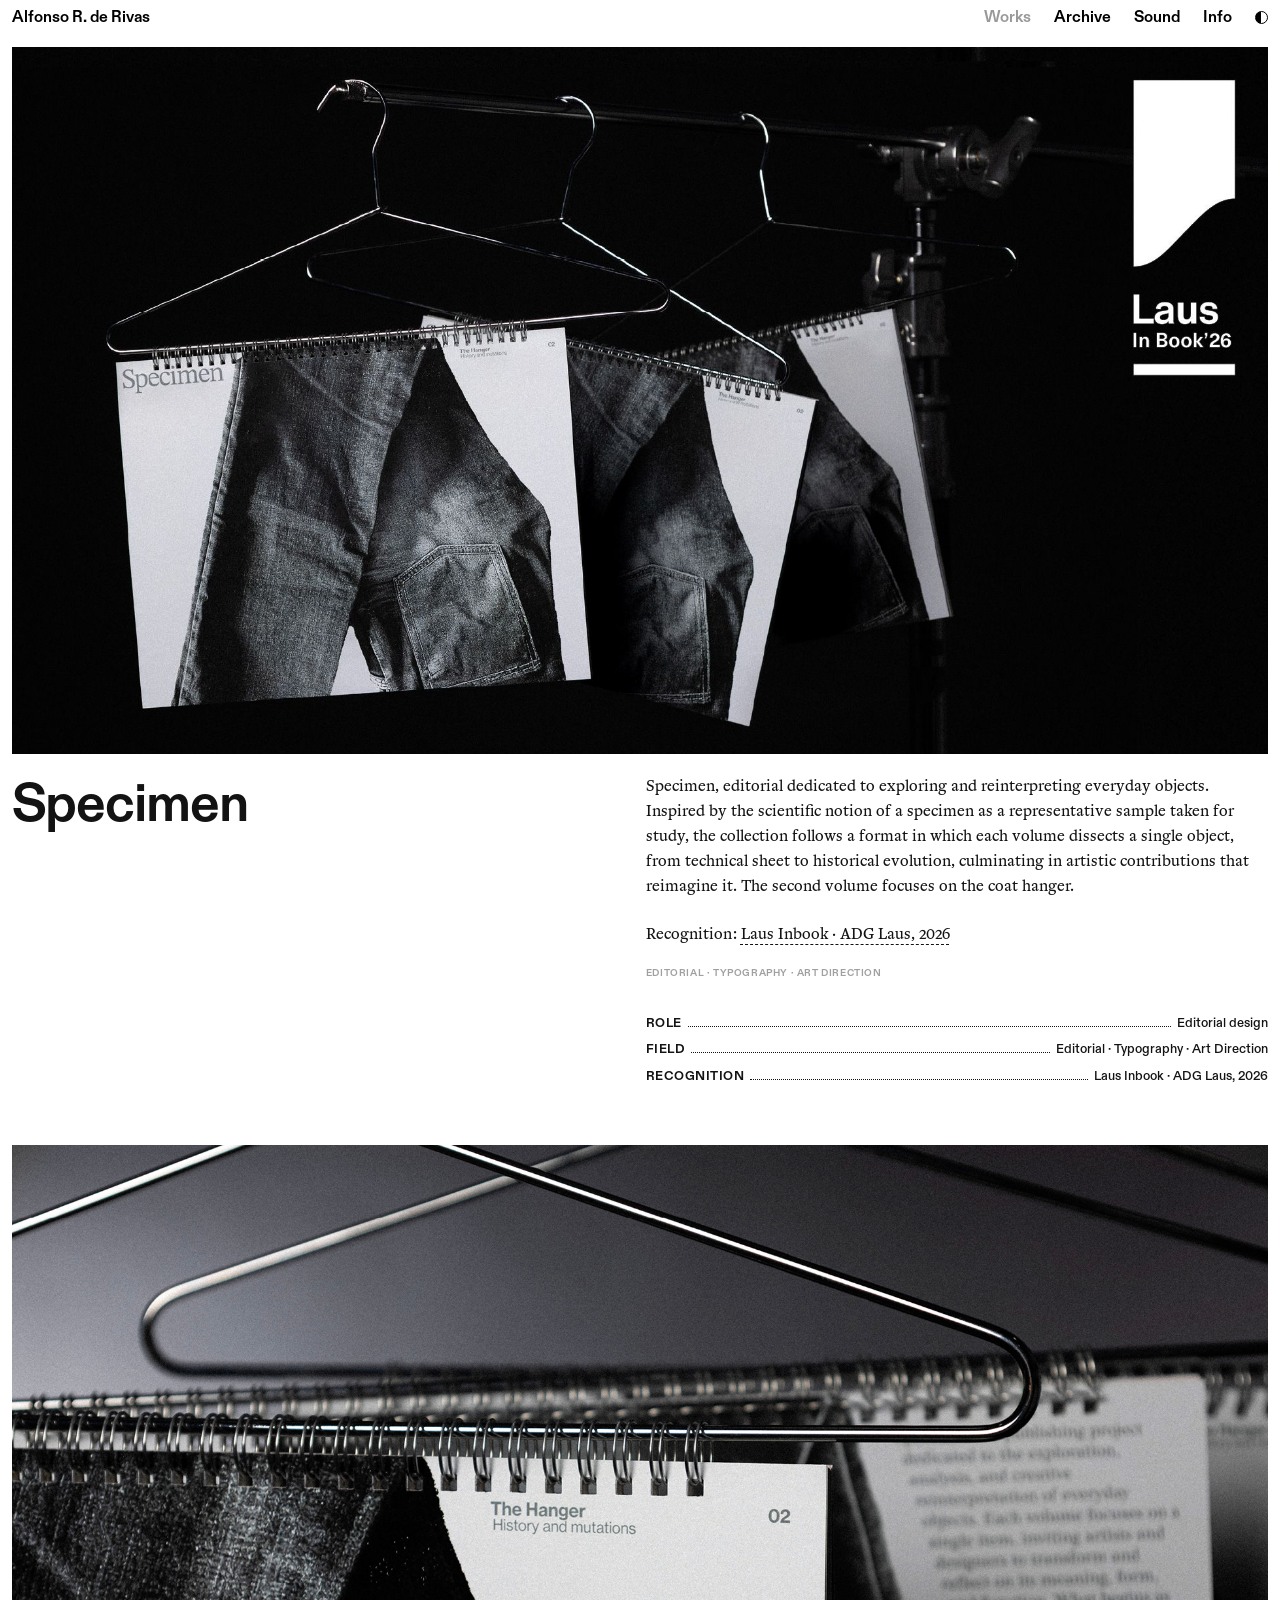
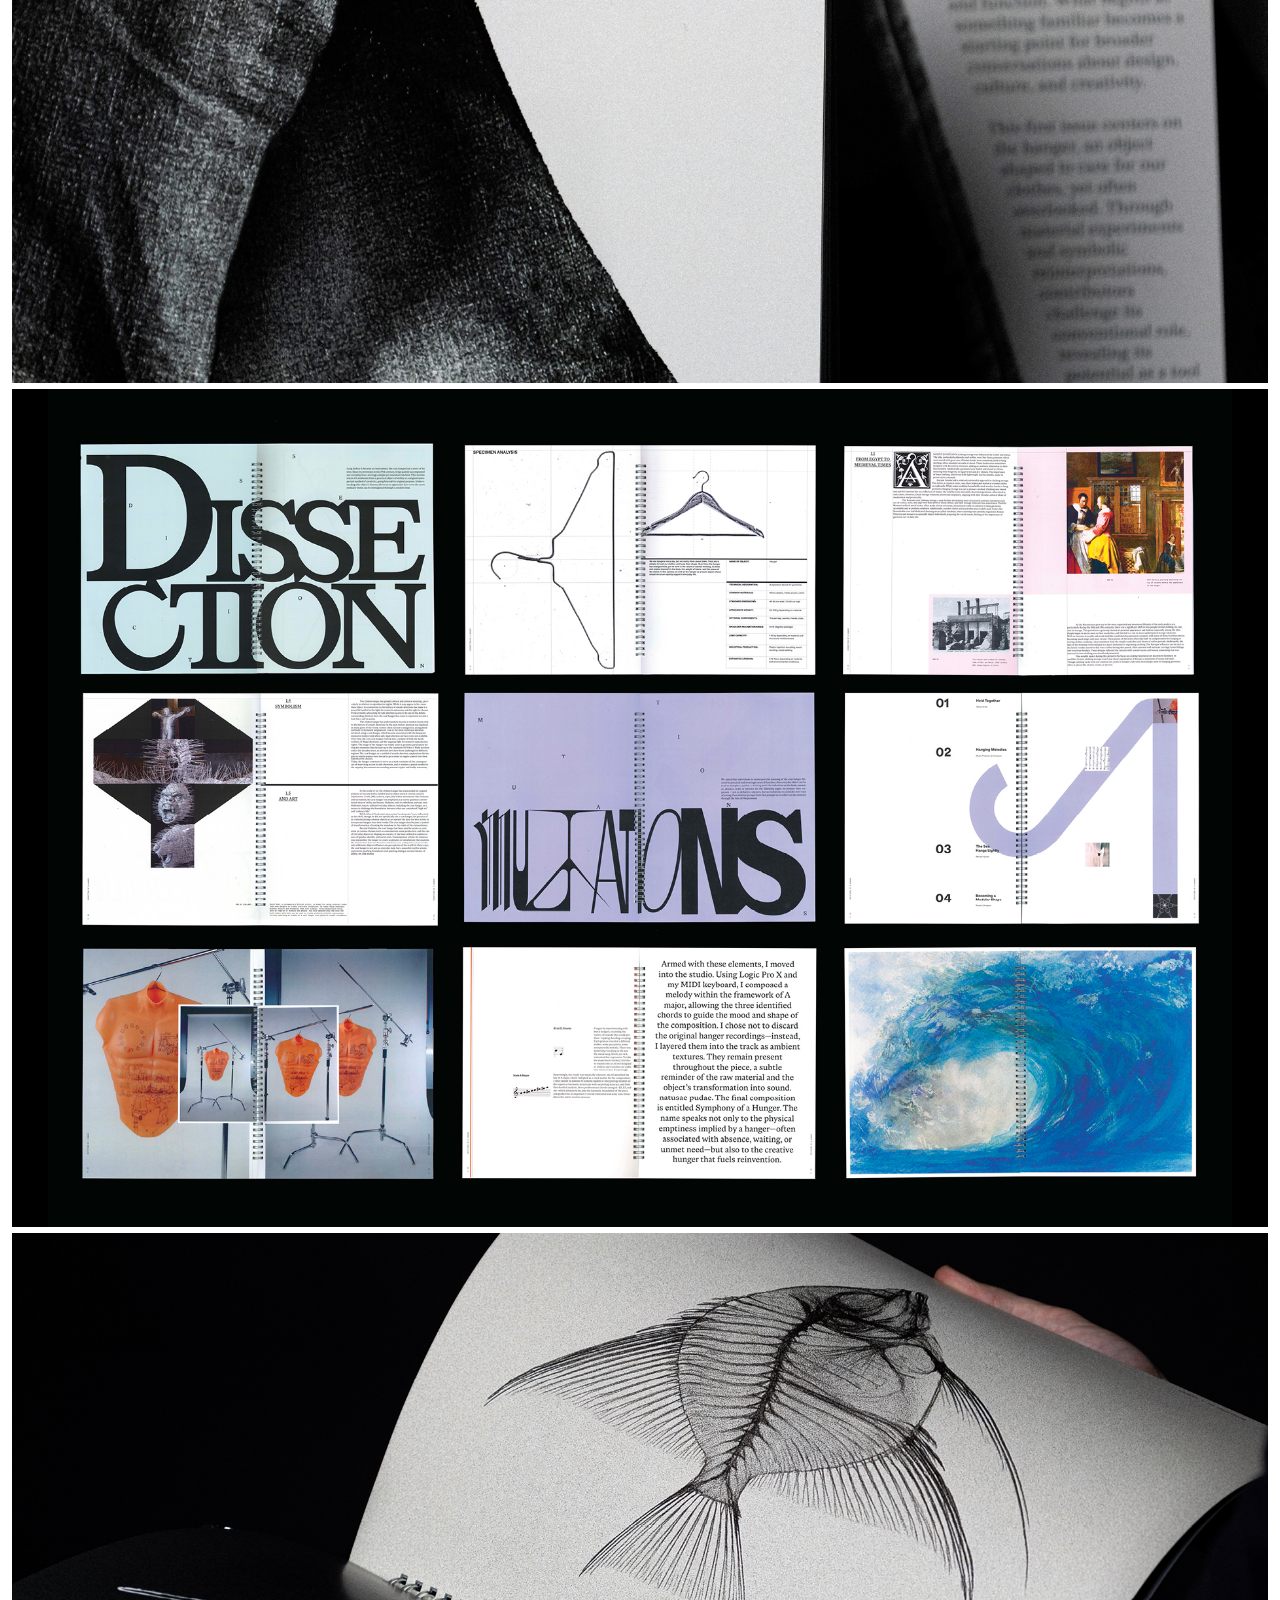
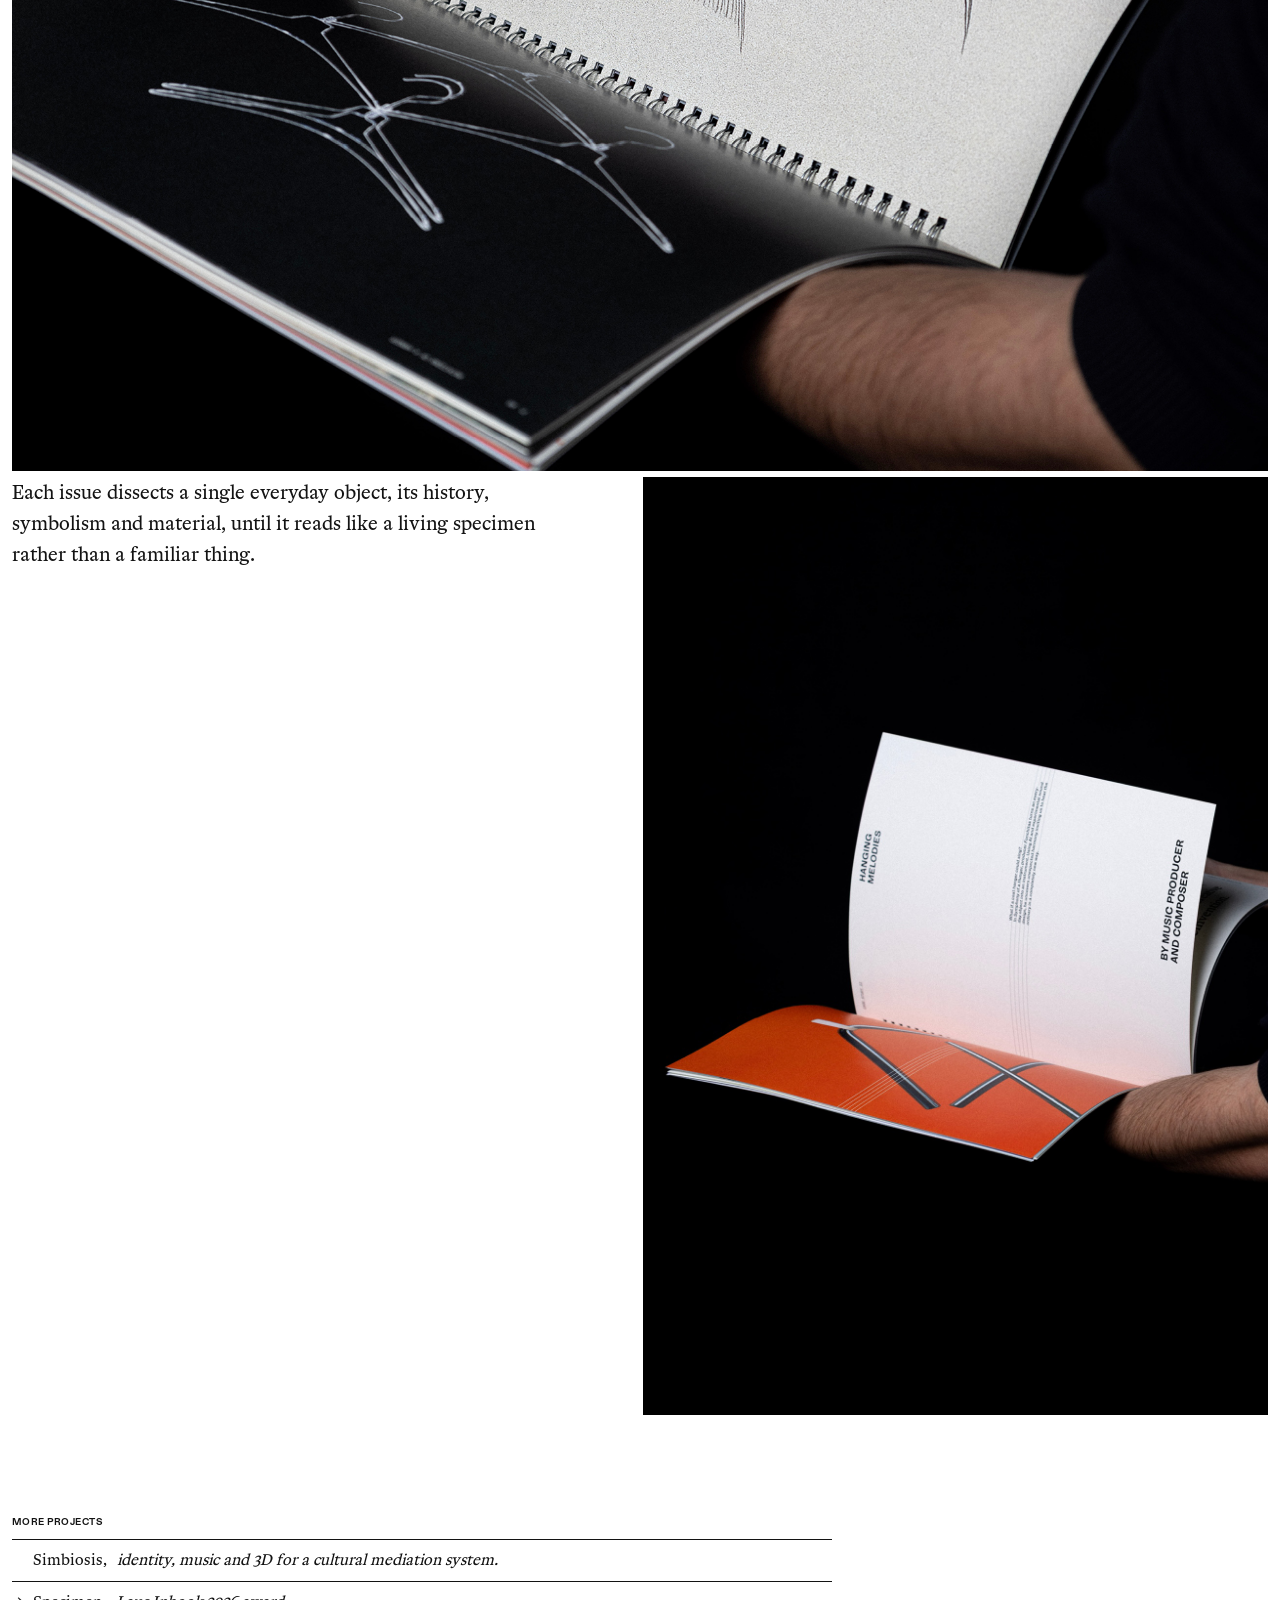
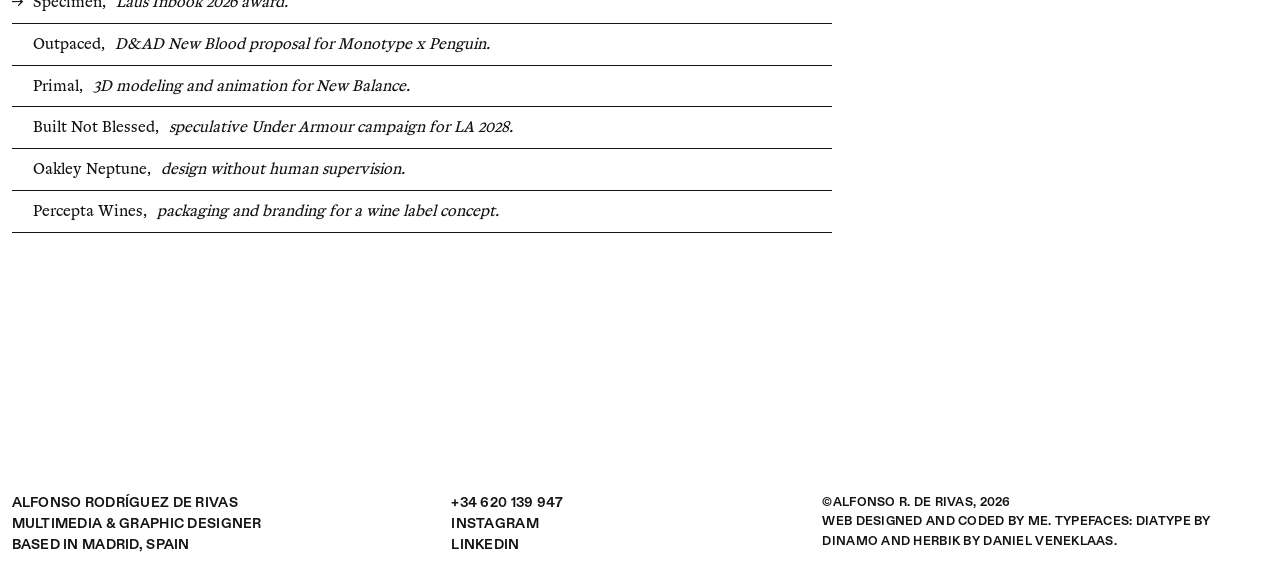
<file: proyecto-anfaco.html>
<!DOCTYPE html>
<html lang="en">
<head>
  <link rel="icon" type="image/png" href="favicon.png?v=253" />
  <meta charset="UTF-8" />
  <script>
    if (localStorage.getItem('theme') === 'dark') document.documentElement.classList.add('dark');
  </script>
  <meta name="viewport" content="width=device-width, initial-scale=1.0" />
  <title>Specimen · Alfonso R. de Rivas</title>
  <link rel="preload" href="fonts/Diatype-Bold.woff2" as="font" type="font/woff2">
  <link rel="preload" href="fonts/Diatype-Medium.woff2" as="font" type="font/woff2">
  <link rel="preload" href="fonts/Herbik-Regular.woff2" as="font" type="font/woff2">
  <link rel="preload" href="fonts/Herbik-Bold.woff2" as="font" type="font/woff2">
  <link rel="stylesheet" href="css/style.css?v=254" />
</head>
<body>

  <header class="nav">
    <div class="nav__logo">
      <a href="index.html">Alfonso R. de Rivas</a>
    </div>
    <nav class="nav__links">
      <div class="nav__menu" id="navMenu">
      <div class="nav__menu-links">
        <a href="works.html" class="is-active">Works</a>
        <a href="archive.html">Archive</a>
        <a href="sound.html">Sound</a>
        <a href="info.html">Info</a>
      </div>
      <div class="nav__menu-foot">
        <div class="nav__menu-foot-left">
          <div>
            Alfonso Rodríguez de Rivas<br />
            Multimedia &amp; Graphic Designer<br />
            Based in Madrid, Spain
          </div>
          <div>
            +34 620 139 947
          </div>
        </div>
        <div class="nav__menu-foot-right">
          <div>
            <a href="https://www.instagram.com/alfonso.rderivas/" target="_blank" rel="noopener">Instagram</a><br />
            <a href="https://www.linkedin.com/in/fonchitas" target="_blank" rel="noopener">LinkedIn</a>
          </div>
          <div>
            &copy;Alfonso R. de Rivas, 2026<br />
            Web designed and coded by me.
          </div>
        </div>
      </div>
      </div>
      <button class="nav__burger" id="navBurger" aria-label="Open menu" aria-expanded="false">
        <span></span><span></span><span></span>
      </button>
      <button class="theme-toggle" id="themeToggle" aria-label="Toggle light/dark mode"></button>
    </nav>
  </header>

  <div class="page-fade">
  <!-- PORTADA: lo primero que se ve al entrar al proyecto -->
  <section class="project-cover">
    <div class="ph-block full"><img src="img/specimen-cover.jpg" alt="" loading="lazy" /></div>
  </section>

  <!-- Dos columnas: título grande a la izquierda, texto + ficha
       técnica con guía de puntos a la derecha -->
  <section class="project-intro">
    <h1 class="project-intro__title">Specimen</h1>
    <div class="project-intro__body">
      <p>
        Specimen, editorial dedicated to exploring and reinterpreting
        everyday objects. Inspired by the scientific notion of a specimen
        as a representative sample taken for study, the collection follows
        a format in which each volume dissects a single object, from
        technical sheet to historical evolution, culminating in artistic
        contributions that reimagine it. The second volume focuses on the
        coat&nbsp;hanger.
      </p>
      <p class="meta">
        Recognition: <a class="u-dotted" href="#">Laus Inbook · ADG Laus, 2026</a>
      </p>
      <span class="project-cats">Editorial · Typography · Art Direction</span>
      <dl class="project-specs">
      <div class="row"><dt>Role</dt><span class="dots"></span><dd>Editorial design</dd></div>
      <div class="row"><dt>Field</dt><span class="dots"></span><dd>Editorial · Typography · Art Direction</dd></div>
      <div class="row"><dt>Recognition</dt><span class="dots"></span><dd>Laus Inbook · ADG Laus, 2026</dd></div>
      </dl>
    </div>
  </section>

  <!-- Resto de imágenes del proyecto -->
  <section class="project-media">
    <!-- antigua portada, ahora primera pieza de la retícula -->
    <div class="ph-block full" style="aspect-ratio: 1800 / 1200;"><img src="img/specimen-4.jpg" alt="" loading="lazy" /></div>

    <!-- montaje de páginas, a ancho completo -->
    <div class="ph-block full" style="aspect-ratio: 1800 / 1200;"><img src="img/specimen-1.jpg" alt="" loading="lazy" /></div>

    <!-- calavera de pez, también a ancho completo -->
    <div class="ph-block full" style="aspect-ratio: 1800 / 1200;"><img src="img/specimen-3.jpg" alt="" loading="lazy" /></div>

    <!-- frase en medio + última imagen -->
    <div class="media-text">
      Each issue dissects a single everyday object, its history, symbolism
      and material, until it reads like a living specimen rather than a
      familiar&nbsp;thing.
    </div>
    <div class="ph-block" style="aspect-ratio: 1200 / 1800;"><img src="img/specimen-2.jpg" alt="" loading="lazy" /></div>
  </section>

  <section class="more">
    <div>
      <div class="more__label">More projects</div>
      <a class="more__row" href="simbiosis.html" data-thumb-type="video" data-thumb="https://ik.imagekit.io/k0qx6odcz/Alfonso_Rodriguez_Spot.2%20(1).mp4">Simbiosis, <em>identity, music and 3D for a cultural mediation system.</em></a>
      <a class="more__row is-current" href="proyecto-anfaco.html" data-thumb-type="image" data-thumb="https://ik.imagekit.io/k0qx6odcz/A1_75972-Portada-WEB.jpg">Specimen, <em>Laus Inbook 2026 award.</em></a>
      <a class="more__row" href="proyecto-laus.html" data-thumb-type="video" data-thumb="video/outpaced-carousel.mp4">Outpaced, <em>D&amp;AD New Blood proposal for Monotype x Penguin.</em></a>
      <a class="more__row" href="proyecto-04.html" data-thumb-type="video" data-thumb="video/primal-carousel.mp4">Primal, <em>3D modeling and animation for New Balance.</em></a>
      <a class="more__row" href="proyecto-05.html" data-thumb-type="image" data-thumb="img/ua-cover.jpg">Built Not Blessed, <em>speculative Under Armour campaign for LA 2028.</em></a>
      <a class="more__row" href="proyecto-07.html" data-thumb-type="image" data-thumb="img/oakley-9.png">Oakley Neptune, <em>design without human supervision.</em></a>
      <a class="more__row" href="proyecto-06.html" data-thumb-type="image" data-thumb="https://ik.imagekit.io/k0qx6odcz/percepta_todos1.png">Percepta Wines, <em>packaging and branding for a wine label concept.</em></a>
    </div>
    <div class="more__thumb"></div>
  </section>

  <footer class="footer">
    <div>
      Alfonso Rodríguez de Rivas<br />
      Multimedia &amp; Graphic Designer<br />
      Based in Madrid, Spain
    </div>
    <div>
      +34 620 139 947<br />
      <a href="https://www.instagram.com/alfonso.rderivas/" target="_blank" rel="noopener">Instagram</a><br />
      <a href="https://www.linkedin.com/in/fonchitas" target="_blank" rel="noopener">LinkedIn</a>
    </div>
    <div class="footer__col--right">
      ©Alfonso R. de Rivas, 2026<br />
      Web designed and coded by me.
      Typefaces: Diatype by Dinamo and Herbik by Daniel Veneklaas.
    </div>
  </footer>
  </div>

  <script src="js/main.js?v=254"></script>
</body>
</html>
</file>
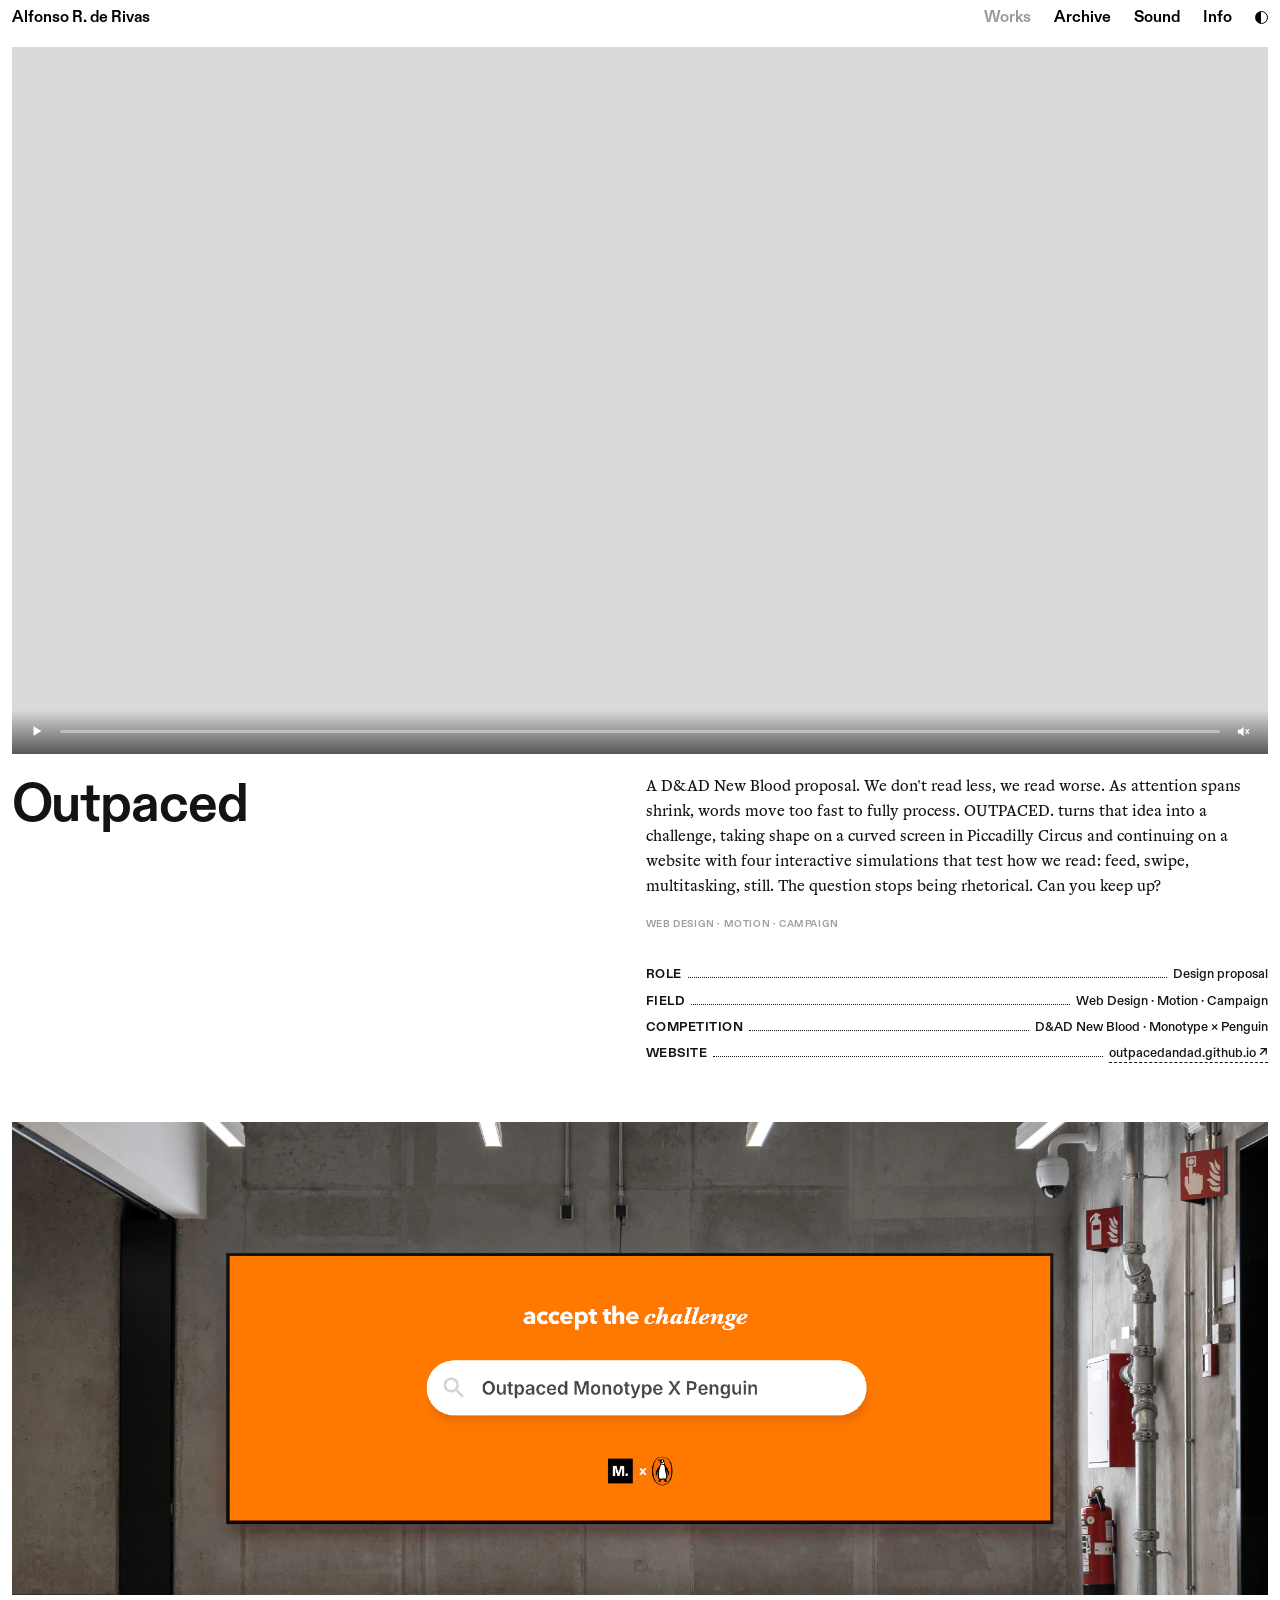
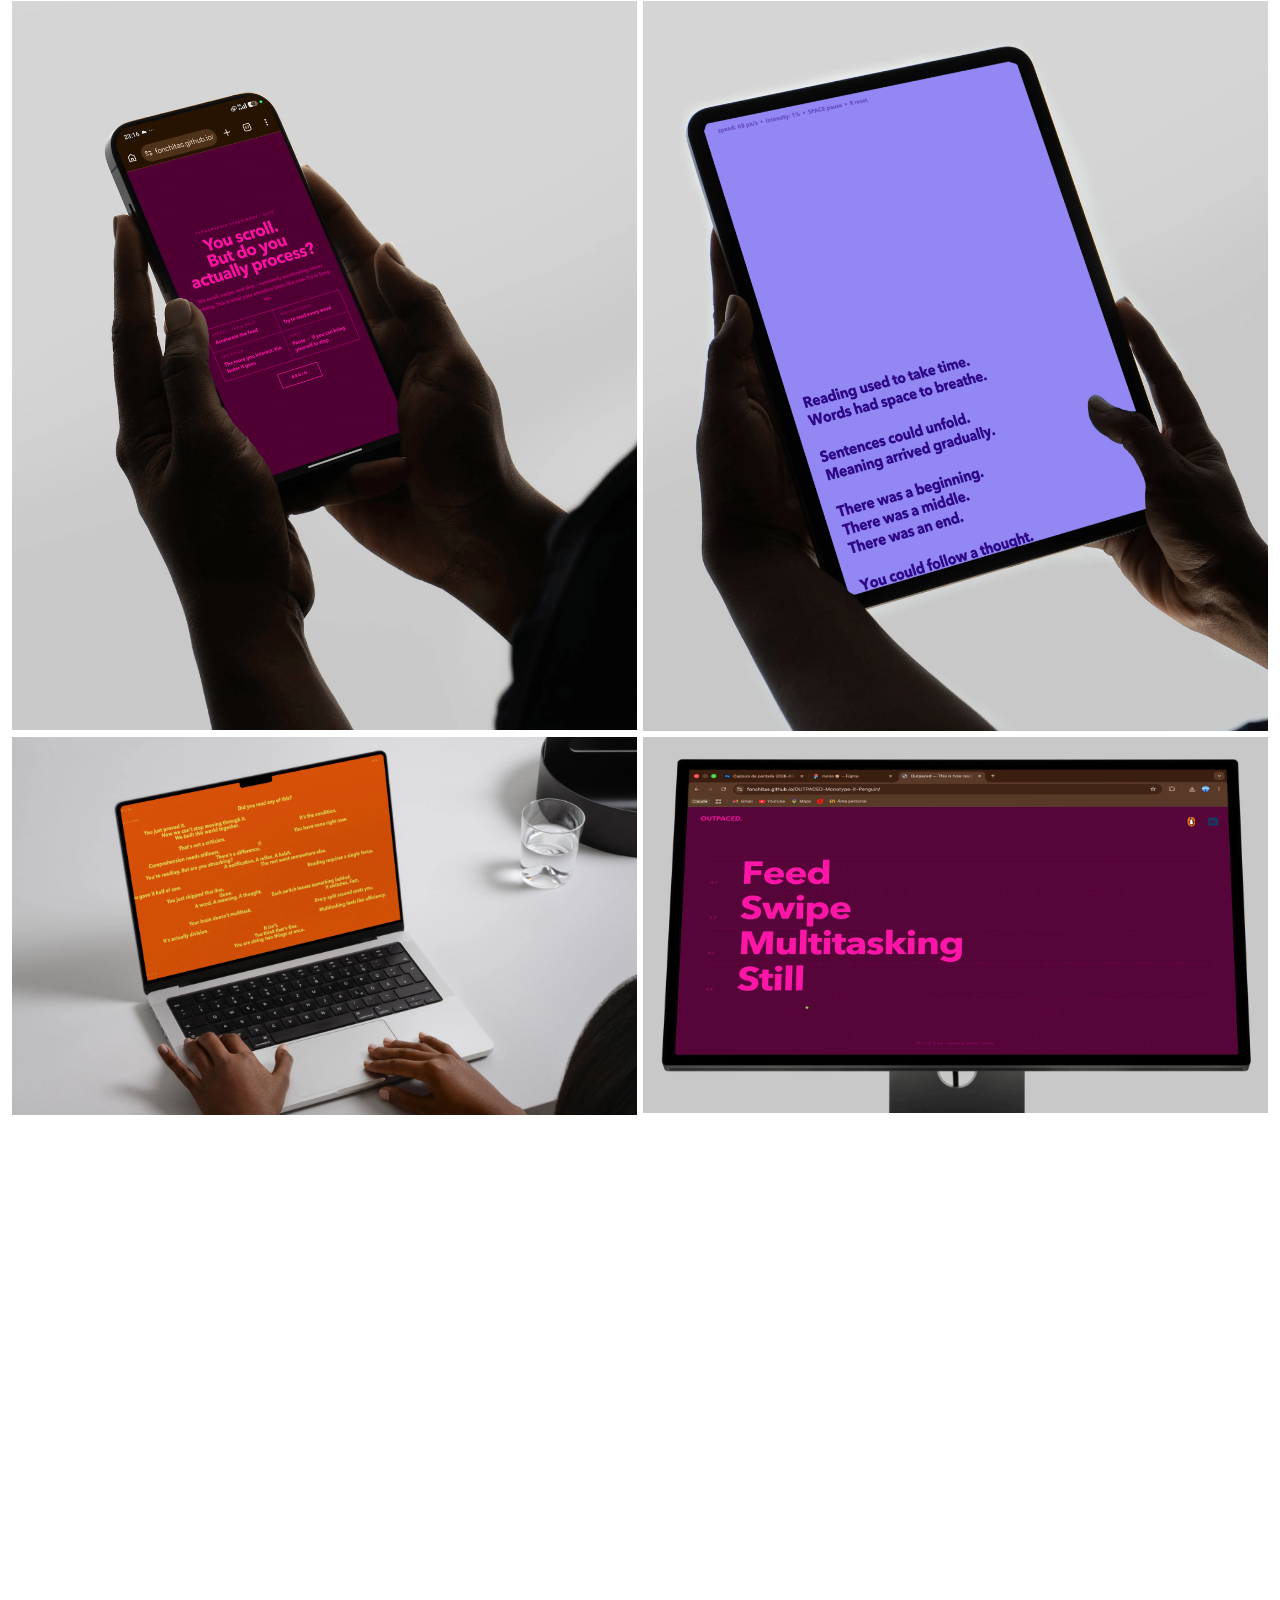
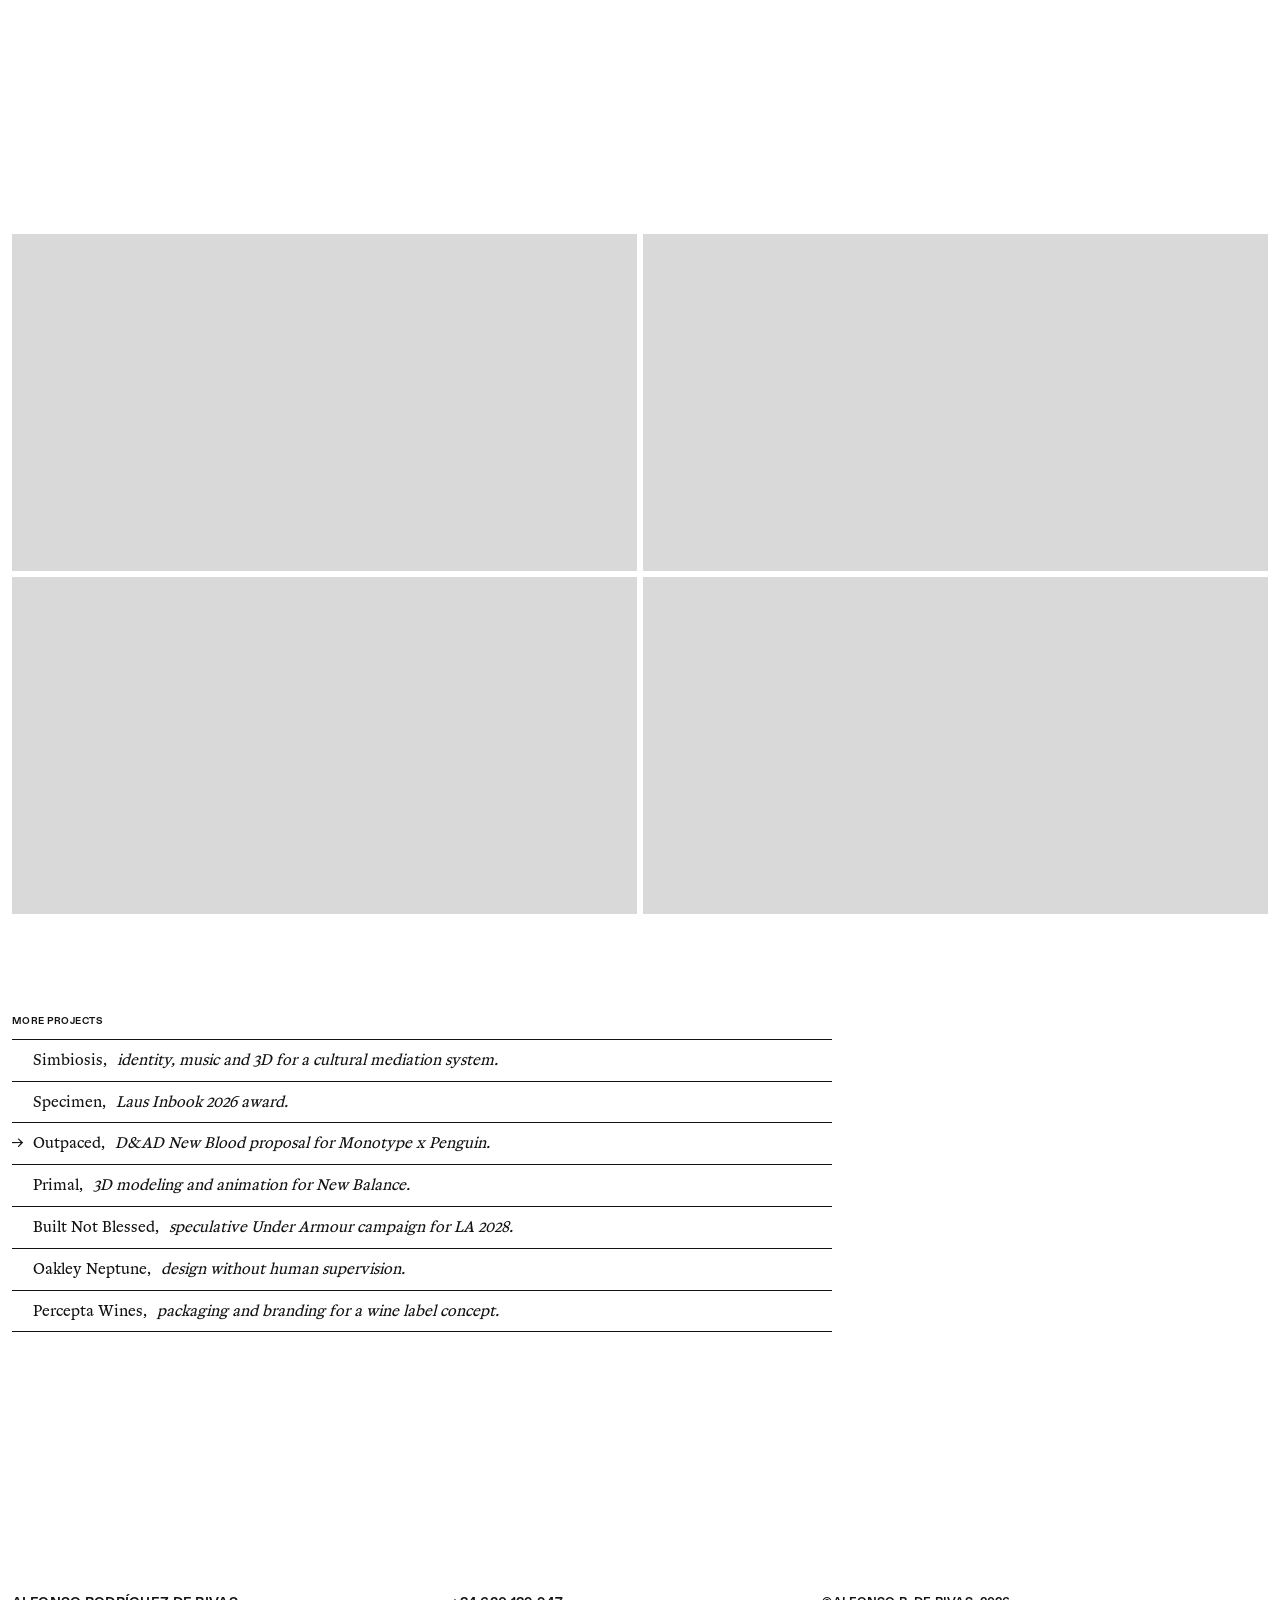
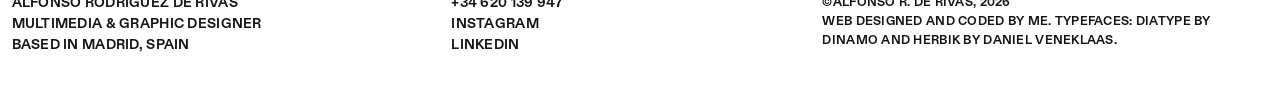
<file: proyecto-laus.html>
<!DOCTYPE html>
<html lang="en">
<head>
  <link rel="icon" type="image/png" href="favicon.png?v=253" />
  <meta charset="UTF-8" />
  <script>
    if (localStorage.getItem('theme') === 'dark') document.documentElement.classList.add('dark');
  </script>
  <meta name="viewport" content="width=device-width, initial-scale=1.0" />
  <title>Outpaced · Alfonso R. de Rivas</title>
  <link rel="preload" href="fonts/Diatype-Bold.woff2" as="font" type="font/woff2">
  <link rel="preload" href="fonts/Diatype-Medium.woff2" as="font" type="font/woff2">
  <link rel="preload" href="fonts/Herbik-Regular.woff2" as="font" type="font/woff2">
  <link rel="preload" href="fonts/Herbik-Bold.woff2" as="font" type="font/woff2">
  <link rel="stylesheet" href="css/style.css?v=254" />
</head>
<body>

  <header class="nav">
    <div class="nav__logo">
      <a href="index.html">Alfonso R. de Rivas</a>
    </div>
    <nav class="nav__links">
      <div class="nav__menu" id="navMenu">
      <div class="nav__menu-links">
        <a href="works.html" class="is-active">Works</a>
        <a href="archive.html">Archive</a>
        <a href="sound.html">Sound</a>
        <a href="info.html">Info</a>
      </div>
      <div class="nav__menu-foot">
        <div class="nav__menu-foot-left">
          <div>
            Alfonso Rodríguez de Rivas<br />
            Multimedia &amp; Graphic Designer<br />
            Based in Madrid, Spain
          </div>
          <div>
            +34 620 139 947
          </div>
        </div>
        <div class="nav__menu-foot-right">
          <div>
            <a href="https://www.instagram.com/alfonso.rderivas/" target="_blank" rel="noopener">Instagram</a><br />
            <a href="https://www.linkedin.com/in/fonchitas" target="_blank" rel="noopener">LinkedIn</a>
          </div>
          <div>
            &copy;Alfonso R. de Rivas, 2026<br />
            Web designed and coded by me.
          </div>
        </div>
      </div>
      </div>
      <button class="nav__burger" id="navBurger" aria-label="Open menu" aria-expanded="false">
        <span></span><span></span><span></span>
      </button>
      <button class="theme-toggle" id="themeToggle" aria-label="Toggle light/dark mode"></button>
    </nav>
  </header>

  <div class="page-fade">
  <!-- PORTADA: lo primero que se ve al entrar al proyecto -->
  <section class="project-cover">
    <div class="ph-block full media-vimeo">
      <video src="video/outpaced-cover.mp4" playsinline preload="auto" muted></video>
      <div class="media-vimeo__controls">
        <button class="media-vimeo__toggle" aria-label="Pause video">
          <svg class="media-vimeo__icon-pause" viewBox="0 0 16 16" aria-hidden="true"><rect x="3" y="2" width="3.2" height="12" /><rect x="9.8" y="2" width="3.2" height="12" /></svg>
          <svg class="media-vimeo__icon-play" viewBox="0 0 16 16" aria-hidden="true"><polygon points="4,2.5 13,8 4,13.5" /></svg>
        </button>
        <div class="media-vimeo__bar"><div class="media-vimeo__fill"></div></div>
        <button class="media-vimeo__volume" aria-label="Mute video">
          <svg class="media-vimeo__icon-unmuted" viewBox="0 0 16 16" aria-hidden="true"><path d="M2 6h2.5L8 3v10L4.5 10H2V6z"/><path d="M10.5 5.5a3 3 0 0 1 0 5" stroke="#fff" stroke-width="1.2" fill="none" stroke-linecap="round"/></svg>
          <svg class="media-vimeo__icon-muted" viewBox="0 0 16 16" aria-hidden="true"><path d="M2 6h2.5L8 3v10L4.5 10H2V6z"/><path d="M10.5 6l3 4M13.5 6l-3 4" stroke="#fff" stroke-width="1.2" stroke-linecap="round"/></svg>
        </button>
      </div>
    </div>
  </section>

  <!-- Dos columnas: título grande a la izquierda, texto + ficha
       técnica con guía de puntos a la derecha -->
  <section class="project-intro">
    <h1 class="project-intro__title">Outpaced</h1>
    <div class="project-intro__body">
      <p>
        A D&amp;AD New Blood proposal. We don't read less, we read worse. As
        attention spans shrink, words move too fast to fully process.
        OUTPACED. turns that idea into a challenge, taking shape on a
        curved screen in Piccadilly Circus and continuing on a website
        with four interactive simulations that test how we read: feed,
        swipe, multitasking, still. The question stops being&nbsp;rhetorical.
        Can you keep&nbsp;up?
      </p>
      <span class="project-cats">Web Design · Motion · Campaign</span>
      <dl class="project-specs">
      <div class="row"><dt>Role</dt><span class="dots"></span><dd>Design proposal</dd></div>
      <div class="row"><dt>Field</dt><span class="dots"></span><dd>Web Design · Motion · Campaign</dd></div>
      <div class="row"><dt>Competition</dt><span class="dots"></span><dd>D&amp;AD New Blood · Monotype × Penguin</dd></div>
      <div class="row"><dt>Website</dt><span class="dots"></span><dd><a class="u-dotted" href="https://outpacedandad.github.io/Outpaced.Monotype-X-Penguin/" target="_blank" rel="noopener">outpacedandad.github.io &#8599;</a></dd></div>
      </dl>
    </div>
  </section>

  <!-- Resto de imágenes del proyecto -->
  <section class="project-media">
    <!-- imagen del billboard, justo debajo del texto y título — mantiene su proporción real, muy alargada -->
    <div class="ph-block full" style="aspect-ratio: 2274 / 856;"><img src="img/outpaced-6.png" alt="" loading="lazy" /></div>

    <!-- pareja: las dos capturas verticales juntas (móvil + tablet) -->
    <div class="ph-block" style="aspect-ratio: 1162 / 1354;"><img src="img/outpaced-1.png" alt="" loading="lazy" /></div>
    <div class="ph-block" style="aspect-ratio: 1132 / 1320;"><img src="img/outpaced-4.png" alt="" loading="lazy" /></div>

    <!-- pareja: las dos capturas horizontales juntas (portátil + monitor) -->
    <div class="ph-block" style="aspect-ratio: 1770 / 1072;"><img src="img/outpaced-2.png" alt="" loading="lazy" /></div>
    <div class="ph-block" style="aspect-ratio: 1736 / 1044;"><img src="img/outpaced-3.png" alt="" loading="lazy" /></div>

    <!-- otra pieza protagonista a ancho completo -->
    <div class="ph-block full"><video src="video/outpaced-carousel.mp4" autoplay muted loop playsinline preload="auto"></video></div>

    <!-- pareja: dos grabaciones de pantalla, misma proporción real entre sí -->
    <div class="ph-block" style="aspect-ratio: 1600 / 862;"><video src="video/outpaced-screen-1.mp4" autoplay muted loop playsinline preload="auto"></video></div>
    <div class="ph-block" style="aspect-ratio: 1600 / 862;"><video src="video/outpaced-screen-2.mp4" autoplay muted loop playsinline preload="auto"></video></div>

    <!-- pareja: las otras dos grabaciones de pantalla -->
    <div class="ph-block" style="aspect-ratio: 1600 / 862;"><video src="video/outpaced-screen-3.mp4" autoplay muted loop playsinline preload="auto"></video></div>
    <div class="ph-block" style="aspect-ratio: 1600 / 862;"><video src="video/outpaced-screen-4.mp4" autoplay muted loop playsinline preload="auto"></video></div>
  </section>

  <section class="more">
    <div>
      <div class="more__label">More projects</div>
      <a class="more__row" href="simbiosis.html" data-thumb-type="video" data-thumb="https://ik.imagekit.io/k0qx6odcz/Alfonso_Rodriguez_Spot.2%20(1).mp4">Simbiosis, <em>identity, music and 3D for a cultural mediation system.</em></a>
      <a class="more__row" href="proyecto-anfaco.html" data-thumb-type="image" data-thumb="https://ik.imagekit.io/k0qx6odcz/A1_75972-Portada-WEB.jpg">Specimen, <em>Laus Inbook 2026 award.</em></a>
      <a class="more__row is-current" href="proyecto-laus.html" data-thumb-type="video" data-thumb="video/outpaced-carousel.mp4">Outpaced, <em>D&amp;AD New Blood proposal for Monotype x Penguin.</em></a>
      <a class="more__row" href="proyecto-04.html" data-thumb-type="video" data-thumb="video/primal-carousel.mp4">Primal, <em>3D modeling and animation for New Balance.</em></a>
      <a class="more__row" href="proyecto-05.html" data-thumb-type="image" data-thumb="img/ua-cover.jpg">Built Not Blessed, <em>speculative Under Armour campaign for LA 2028.</em></a>
      <a class="more__row" href="proyecto-07.html" data-thumb-type="image" data-thumb="img/oakley-9.png">Oakley Neptune, <em>design without human supervision.</em></a>
      <a class="more__row" href="proyecto-06.html" data-thumb-type="image" data-thumb="https://ik.imagekit.io/k0qx6odcz/percepta_todos1.png">Percepta Wines, <em>packaging and branding for a wine label concept.</em></a>
    </div>
    <div class="more__thumb"></div>
  </section>

  <footer class="footer">
    <div>
      Alfonso Rodríguez de Rivas<br />
      Multimedia &amp; Graphic Designer<br />
      Based in Madrid, Spain
    </div>
    <div>
      +34 620 139 947<br />
      <a href="https://www.instagram.com/alfonso.rderivas/" target="_blank" rel="noopener">Instagram</a><br />
      <a href="https://www.linkedin.com/in/fonchitas" target="_blank" rel="noopener">LinkedIn</a>
    </div>
    <div class="footer__col--right">
      ©Alfonso R. de Rivas, 2026<br />
      Web designed and coded by me.
      Typefaces: Diatype by Dinamo and Herbik by Daniel Veneklaas.
    </div>
  </footer>
  </div>

  <script src="js/main.js?v=254"></script>
</body>
</html>
</file>
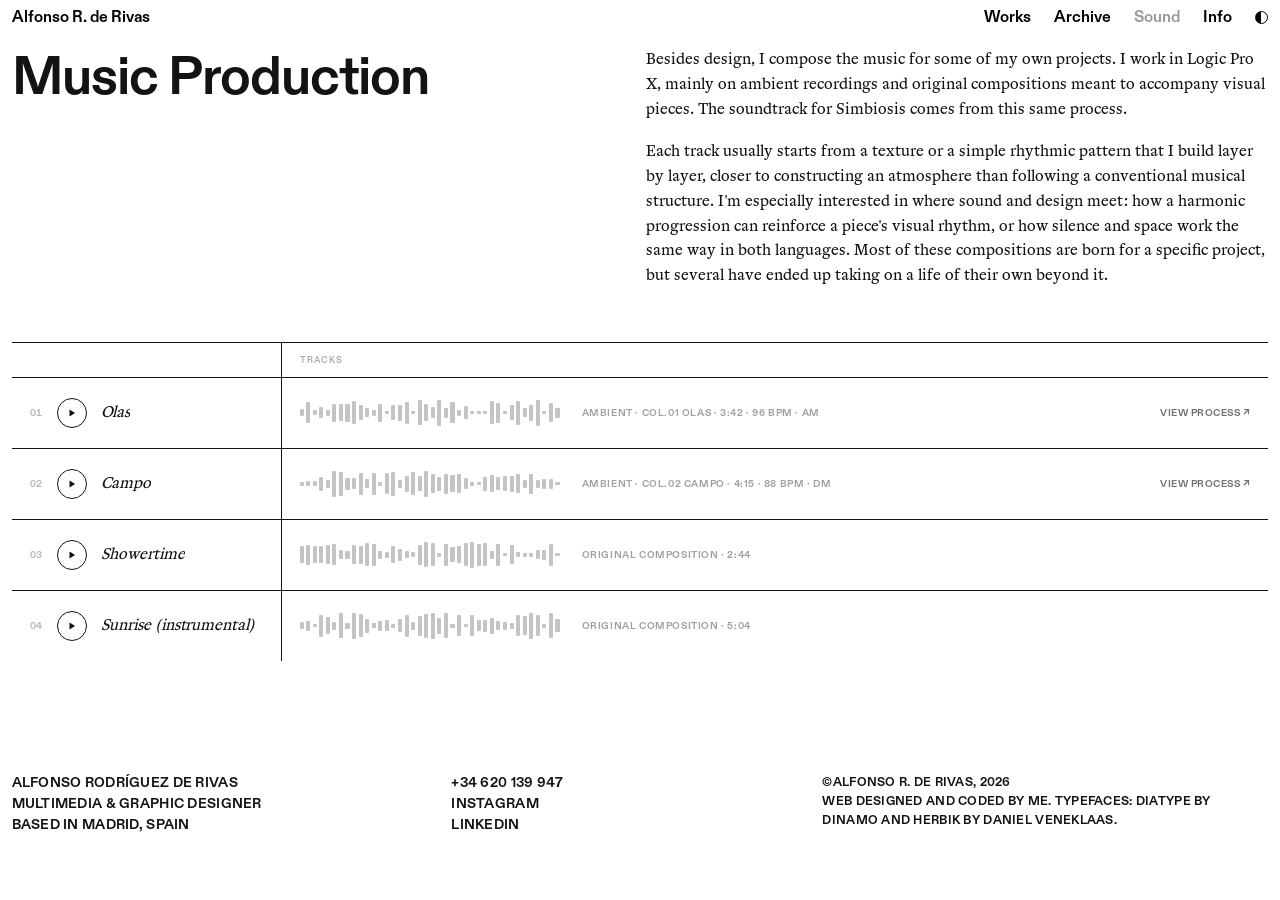
<file: sound.html>
<!DOCTYPE html>
<html lang="en">
<head>
  <link rel="icon" type="image/png" href="favicon.png?v=253" />
  <meta charset="UTF-8" />
  <script>
    if (localStorage.getItem('theme') === 'dark') document.documentElement.classList.add('dark');
  </script>
  <meta name="viewport" content="width=device-width, initial-scale=1.0" />
  <title>Sound · Alfonso R. de Rivas</title>
  <link rel="preload" href="fonts/Diatype-Bold.woff2" as="font" type="font/woff2">
  <link rel="preload" href="fonts/Diatype-Medium.woff2" as="font" type="font/woff2">
  <link rel="preload" href="fonts/Herbik-Regular.woff2" as="font" type="font/woff2">
  <link rel="preload" href="fonts/Herbik-Bold.woff2" as="font" type="font/woff2">
  <link rel="stylesheet" href="css/style.css?v=254" />
</head>
<body>

  <header class="nav">
    <div class="nav__logo">
      <a href="index.html">Alfonso R. de Rivas</a>
    </div>
    <nav class="nav__links">
      <div class="nav__menu" id="navMenu">
      <div class="nav__menu-links">
        <a href="works.html">Works</a>
        <a href="archive.html">Archive</a>
        <a href="sound.html" class="is-active">Sound</a>
        <a href="info.html">Info</a>
      </div>
      <div class="nav__menu-foot">
        <div class="nav__menu-foot-left">
          <div>
            Alfonso Rodríguez de Rivas<br />
            Multimedia &amp; Graphic Designer<br />
            Based in Madrid, Spain
          </div>
          <div>
            +34 620 139 947
          </div>
        </div>
        <div class="nav__menu-foot-right">
          <div>
            <a href="https://www.instagram.com/alfonso.rderivas/" target="_blank" rel="noopener">Instagram</a><br />
            <a href="https://www.linkedin.com/in/fonchitas" target="_blank" rel="noopener">LinkedIn</a>
          </div>
          <div>
            &copy;Alfonso R. de Rivas, 2026<br />
            Web designed and coded by me.
          </div>
        </div>
      </div>
      </div>
      <button class="nav__burger" id="navBurger" aria-label="Open menu" aria-expanded="false">
        <span></span><span></span><span></span>
      </button>
      <button class="theme-toggle" id="themeToggle" aria-label="Toggle light/dark mode"></button>
    </nav>
  </header>

  <div class="page-fade">
  <section class="sound-hero project-intro">
    <h1 class="project-intro__title">Music Production</h1>
    <div class="project-intro__body">
      <p>
        Besides design, I compose the music for some of my own projects.
        I work in Logic Pro X, mainly on ambient recordings and original
        compositions meant to accompany visual pieces. The soundtrack for
        Simbiosis comes from this same&nbsp;process.
      </p>
      <p>
        Each track usually starts from a texture or a simple rhythmic
        pattern that I build layer by layer, closer to constructing an
        atmosphere than following a conventional musical structure. I'm
        especially interested in where sound and design meet: how a
        harmonic progression can reinforce a piece's visual rhythm, or how
        silence and space work the same way in both languages. Most of
        these compositions are born for a specific project, but several
        have ended up taking on a life of their own beyond&nbsp;it.
      </p>
    </div>
  </section>

  <!-- Sesión estilo DAW: regla de tiempo arriba, pistas con forma
       de onda y datos técnicos en cada carril, como un secuenciador -->
  <section class="sound-session">
    <div class="sound-ruler">
    <div class="sound-ruler__spacer"></div>
    <div class="sound-ruler__marks">
    <span>Tracks</span>
    </div>
    </div>

      <div class="sound-track">
        <div class="sound-track__head">
          <span class="sound-track__index">01</span>
          <button class="sound-track__play" aria-label="Play Olas" data-audio="audio/deriva.mp3"><svg class="play-icon" viewBox="0 0 16 16" aria-hidden="true"><polygon class="play-icon__tri" points="4,2.5 13,8 4,13.5" /><g class="play-icon__bars"><rect x="4" y="3" width="2.6" height="10" /><rect x="9.4" y="3" width="2.6" height="10" /></g></svg></button>
          <span class="sound-track__title">Olas</span>
        </div>
        <div class="sound-track__lane">
          <span class="sound-track__wave">
            <span style="height:7px"></span>
            <span style="height:21px"></span>
            <span style="height:5px"></span>
            <span style="height:11px"></span>
            <span style="height:6px"></span>
            <span style="height:18px"></span>
            <span style="height:17px"></span>
            <span style="height:18px"></span>
            <span style="height:23px"></span>
            <span style="height:15px"></span>
            <span style="height:9px"></span>
            <span style="height:6px"></span>
            <span style="height:18px"></span>
            <span style="height:3px"></span>
            <span style="height:15px"></span>
            <span style="height:16px"></span>
            <span style="height:22px"></span>
            <span style="height:3px"></span>
            <span style="height:25px"></span>
            <span style="height:17px"></span>
            <span style="height:11px"></span>
            <span style="height:26px"></span>
            <span style="height:10px"></span>
            <span style="height:21px"></span>
            <span style="height:6px"></span>
            <span style="height:13px"></span>
            <span style="height:3px"></span>
            <span style="height:3px"></span>
            <span style="height:3px"></span>
            <span style="height:23px"></span>
            <span style="height:20px"></span>
            <span style="height:3px"></span>
            <span style="height:15px"></span>
            <span style="height:24px"></span>
            <span style="height:9px"></span>
            <span style="height:16px"></span>
            <span style="height:26px"></span>
            <span style="height:3px"></span>
            <span style="height:19px"></span>
            <span style="height:10px"></span>
          </span>
          <span class="sound-track__meta">Ambient · Col.01 OLAS · 3:42 · 96 BPM · Am</span>
          <button class="sound-track__process" data-process="0">View process</button>
        </div>
      </div>

      <div class="sound-track">
        <div class="sound-track__head">
          <span class="sound-track__index">02</span>
          <button class="sound-track__play" aria-label="Play Campo" data-audio="audio/campo-abierto.mp3"><svg class="play-icon" viewBox="0 0 16 16" aria-hidden="true"><polygon class="play-icon__tri" points="4,2.5 13,8 4,13.5" /><g class="play-icon__bars"><rect x="4" y="3" width="2.6" height="10" /><rect x="9.4" y="3" width="2.6" height="10" /></g></svg></button>
          <span class="sound-track__title">Campo</span>
        </div>
        <div class="sound-track__lane">
          <span class="sound-track__wave">
            <span style="height:4px"></span>
            <span style="height:5px"></span>
            <span style="height:5px"></span>
            <span style="height:14px"></span>
            <span style="height:8px"></span>
            <span style="height:26px"></span>
            <span style="height:24px"></span>
            <span style="height:12px"></span>
            <span style="height:11px"></span>
            <span style="height:22px"></span>
            <span style="height:9px"></span>
            <span style="height:22px"></span>
            <span style="height:4px"></span>
            <span style="height:21px"></span>
            <span style="height:24px"></span>
            <span style="height:8px"></span>
            <span style="height:16px"></span>
            <span style="height:23px"></span>
            <span style="height:15px"></span>
            <span style="height:26px"></span>
            <span style="height:19px"></span>
            <span style="height:14px"></span>
            <span style="height:20px"></span>
            <span style="height:17px"></span>
            <span style="height:19px"></span>
            <span style="height:11px"></span>
            <span style="height:4px"></span>
            <span style="height:3px"></span>
            <span style="height:14px"></span>
            <span style="height:17px"></span>
            <span style="height:13px"></span>
            <span style="height:15px"></span>
            <span style="height:16px"></span>
            <span style="height:19px"></span>
            <span style="height:8px"></span>
            <span style="height:20px"></span>
            <span style="height:8px"></span>
            <span style="height:10px"></span>
            <span style="height:10px"></span>
            <span style="height:3px"></span>
          </span>
          <span class="sound-track__meta">Ambient · Col.02 CAMPO · 4:15 · 88 BPM · Dm</span>
          <button class="sound-track__process" data-process="1">View process</button>
        </div>
      </div>

      <div class="sound-track">
        <div class="sound-track__head">
          <span class="sound-track__index">03</span>
          <button class="sound-track__play" aria-label="Play Showertime" data-audio="audio/showertime.mp3"><svg class="play-icon" viewBox="0 0 16 16" aria-hidden="true"><polygon class="play-icon__tri" points="4,2.5 13,8 4,13.5" /><g class="play-icon__bars"><rect x="4" y="3" width="2.6" height="10" /><rect x="9.4" y="3" width="2.6" height="10" /></g></svg></button>
          <span class="sound-track__title">Showertime</span>
        </div>
        <div class="sound-track__lane">
          <span class="sound-track__wave">
            <span style="height:17px"></span>
            <span style="height:20px"></span>
            <span style="height:17px"></span>
            <span style="height:17px"></span>
            <span style="height:19px"></span>
            <span style="height:21px"></span>
            <span style="height:9px"></span>
            <span style="height:8px"></span>
            <span style="height:19px"></span>
            <span style="height:18px"></span>
            <span style="height:23px"></span>
            <span style="height:22px"></span>
            <span style="height:8px"></span>
            <span style="height:6px"></span>
            <span style="height:17px"></span>
            <span style="height:12px"></span>
            <span style="height:7px"></span>
            <span style="height:5px"></span>
            <span style="height:20px"></span>
            <span style="height:25px"></span>
            <span style="height:23px"></span>
            <span style="height:4px"></span>
            <span style="height:22px"></span>
            <span style="height:15px"></span>
            <span style="height:17px"></span>
            <span style="height:23px"></span>
            <span style="height:26px"></span>
            <span style="height:22px"></span>
            <span style="height:23px"></span>
            <span style="height:8px"></span>
            <span style="height:22px"></span>
            <span style="height:3px"></span>
            <span style="height:19px"></span>
            <span style="height:5px"></span>
            <span style="height:4px"></span>
            <span style="height:4px"></span>
            <span style="height:9px"></span>
            <span style="height:10px"></span>
            <span style="height:22px"></span>
            <span style="height:3px"></span>
          </span>
          <span class="sound-track__meta">Original composition · 2:44</span>
        </div>
      </div>

      <div class="sound-track">
        <div class="sound-track__head">
          <span class="sound-track__index">04</span>
          <button class="sound-track__play" aria-label="Play Sunrise (instrumental)" data-audio="audio/sunrise-instrumental.mp3"><svg class="play-icon" viewBox="0 0 16 16" aria-hidden="true"><polygon class="play-icon__tri" points="4,2.5 13,8 4,13.5" /><g class="play-icon__bars"><rect x="4" y="3" width="2.6" height="10" /><rect x="9.4" y="3" width="2.6" height="10" /></g></svg></button>
          <span class="sound-track__title">Sunrise (instrumental)</span>
        </div>
        <div class="sound-track__lane">
          <span class="sound-track__wave">
            <span style="height:7px"></span>
            <span style="height:10px"></span>
            <span style="height:3px"></span>
            <span style="height:22px"></span>
            <span style="height:17px"></span>
            <span style="height:8px"></span>
            <span style="height:25px"></span>
            <span style="height:6px"></span>
            <span style="height:26px"></span>
            <span style="height:23px"></span>
            <span style="height:14px"></span>
            <span style="height:5px"></span>
            <span style="height:10px"></span>
            <span style="height:11px"></span>
            <span style="height:4px"></span>
            <span style="height:13px"></span>
            <span style="height:22px"></span>
            <span style="height:8px"></span>
            <span style="height:20px"></span>
            <span style="height:24px"></span>
            <span style="height:26px"></span>
            <span style="height:16px"></span>
            <span style="height:25px"></span>
            <span style="height:4px"></span>
            <span style="height:21px"></span>
            <span style="height:3px"></span>
            <span style="height:21px"></span>
            <span style="height:11px"></span>
            <span style="height:12px"></span>
            <span style="height:16px"></span>
            <span style="height:9px"></span>
            <span style="height:8px"></span>
            <span style="height:6px"></span>
            <span style="height:21px"></span>
            <span style="height:19px"></span>
            <span style="height:26px"></span>
            <span style="height:21px"></span>
            <span style="height:4px"></span>
            <span style="height:25px"></span>
            <span style="height:13px"></span>
          </span>
          <span class="sound-track__meta">Original composition · 5:04</span>
        </div>
      </div>

  </section>

  <!-- Ventana de proceso: capturas y explicación del flujo de
       trabajo en Logic Pro X para la pista seleccionada -->
  <div class="process-modal" id="processModal">
    <button class="process-modal__close" id="processModalClose">✕</button>
    <div class="process-modal__inner" id="processModalBody"></div>
  </div>

  <footer class="footer">
    <div>
      Alfonso Rodríguez de Rivas<br />
      Multimedia &amp; Graphic Designer<br />
      Based in Madrid, Spain
    </div>
    <div>
      +34 620 139 947<br />
      <a href="https://www.instagram.com/alfonso.rderivas/" target="_blank" rel="noopener">Instagram</a><br />
      <a href="https://www.linkedin.com/in/fonchitas" target="_blank" rel="noopener">LinkedIn</a>
    </div>
    <div class="footer__col--right">
      ©Alfonso R. de Rivas, 2026<br />
      Web designed and coded by me.
      Typefaces: Diatype by Dinamo and Herbik by Daniel Veneklaas.
    </div>
  </footer>
  </div>

  <script src="js/main.js?v=254"></script>
</body>
</html>
</file>
<file: css/style.css>
/* ============================================================
   PORTFOLIO — ALFONSO R. DE RIVAS
   ============================================================ */

/* ---------- Fuentes ---------- */
@font-face {
  font-family: 'Diatype';
  src: url('../fonts/Diatype-Medium.woff2') format('woff2');
  font-weight: 500;
  font-display: swap;
}
@font-face {
  font-family: 'Diatype';
  src: url('../fonts/Diatype-Bold.woff2') format('woff2');
  font-weight: 700;
  font-display: swap;
}
@font-face {
  font-family: 'Herbik';
  src: url('../fonts/Herbik-Regular.woff2') format('woff2');
  font-weight: 400;
  font-style: normal;
  font-display: swap;
}
@font-face {
  font-family: 'Herbik';
  src: url('../fonts/Herbik-Bold.woff2') format('woff2');
  font-weight: 700;
  font-display: swap;
}

/* ---------- Tokens ---------- */
:root {
  --bg: #ffffff;
  --ink: #131313;
  --ph: #d9d9d9;
  --ph-dark: #c7c7c2;
  --line: #131313;

  --sans: 'Diatype', 'Helvetica Neue', Arial, sans-serif;
  --serif: 'Herbik', Georgia, serif;

  --fs-serif: 16px;
  --fs-nav: 16px;
  --fs-tag: 10px;

  /* margen general: el mismo valor gobierna los bordes laterales,
     el hueco bajo la nav y el espaciado entre proyectos, para que
     todo el marco de la página respire de forma consistente */
  --pad: clamp(9px, 0.9vw, 13px);

  /* separación entre la nav y el primer contenido de cada
     página (retícula de Works, portada de proyecto, mosaico de
     Archive, titular de Sound, texto de Info) — un único valor
     para que todas empiecen exactamente a la misma altura */
  --content-top: 6px;

  --ease: cubic-bezier(0.22, 1, 0.36, 1);
}

/* modo noche: se activa con la clase .dark en <html> (toggle
   junto a Info) y persiste entre páginas vía localStorage */
:root.dark {
  --bg: #111111;
  --ink: #f2f2f2;
  --ph: #262626;
  --ph-dark: #383838;
  --line: #f2f2f2;
}

/* ---------- Reset ---------- */
*, *::before, *::after { box-sizing: border-box; margin: 0; padding: 0; -webkit-tap-highlight-color: transparent; }

html { background: var(--bg); }

body {
  background: var(--bg);
  color: var(--ink);
  font-family: var(--serif);
  font-size: var(--fs-serif);
  line-height: 1.55;
  letter-spacing: 0;
  -webkit-font-smoothing: antialiased;
  transition: background-color 0.35s ease, color 0.35s ease;
}
/* nada es clicable mientras dura la animación de carga */
body.is-loading { pointer-events: none; }

/* el fundido de entrada/salida vive en .page-fade, no en body,
   para que la navbar (que queda fuera de ese contenedor) no se
   vea afectada al navegar entre secciones. Solo anima opacidad
   (sin transform): es más barato de componer para el navegador,
   que es justo lo que necesita la nav con mix-blend-mode encima */
.page-fade {
  opacity: 0;
  will-change: opacity;
  transition: opacity 0.45s var(--ease);
}
body.is-ready .page-fade { opacity: 1; }

body.page-leave .page-fade {
  opacity: 0 !important;
  transition: opacity 0.3s var(--ease);
}

/* en la home, lo que se desvanece al salir es la propia galería
   (la nav tampoco se ve afectada aquí) */
body.page-leave .carousel {
  opacity: 0 !important;
  transition: opacity 0.3s var(--ease) !important;
}

/* la home no hace scroll: es una pantalla fija con la galería
   moviéndose sola dentro */
body.is-home { height: 100vh; height: 100svh; height: 100dvh; overflow: hidden; }

/* ============================================================
   PANTALLA DE CARGA — solo en la home, solo una vez por sesión.
   Primero aparece el nombre, luego cada palabra de la línea de
   abajo se escribe letra a letra, y al terminar da paso al
   carrusel (ver js/main.js para la secuencia y los tiempos).
   ============================================================ */
.preloader {
  position: fixed;
  inset: 0;
  z-index: 999;
  display: flex;
  align-items: flex-start;
  background: var(--bg); /* opaco de verdad: tapa lo que haya debajo mientras dura la animación */
  pointer-events: none; /* pero sin bloquear clics: el fondo no reacciona a nada */
  transition: visibility 0.9s, background 0.9s;
}
.preloader.is-hidden { visibility: hidden; background: transparent; }

.preloader__inner {
  width: 100%;
  padding: 0 var(--pad);
  /* el hueco de arriba coincide con la altura real de la navbar
     (medida por JS): así el bloque cae justo en el espacio en
     blanco entre la nav y el carrusel, no en el centro de la
     pantalla — al desvanecerse, encaja con lo que ya hay debajo */
  padding-top: var(--preloader-top, 70px);
  transition: transform 0.9s var(--ease), opacity 0.9s var(--ease);
}
/* solo esto se mueve al salir — como una capa flotante propia,
   aprovechando que el fondo de la home ya es blanco de por sí */
.preloader.is-hidden .preloader__inner {
  transform: translateY(-36px);
  opacity: 0;
}

.preloader__name {
  display: inline-block; /* la caja se ajusta al texto: así JS puede medir su ancho real, no el del bloque estirado */
  font-family: var(--sans);
  font-weight: 700;
  font-size: 100px; /* valor de referencia: js/main.js lo recalcula para llegar justo al borde */
  letter-spacing: -0.037em;
  line-height: 1;
  color: var(--ink);
  white-space: nowrap;
  opacity: 0;
  transform: translateY(18px);
  transition: opacity 0.7s var(--ease), transform 0.7s var(--ease);
}
.preloader__name.is-in { opacity: 1; transform: translateY(0); }

.preloader__tagline {
  display: flex;
  justify-content: space-between;
  gap: 12px;
  margin-top: clamp(-14px, -0.55vw, -6px);
  font-family: var(--sans);
  font-weight: 700;
  font-size: clamp(11px, 1.1vw, 16px);
  letter-spacing: normal;
  color: var(--ink);
  /* altura reservada en píxeles fijos (no em): así no depende de
     las métricas de ninguna fuente ni de en qué momento cargue,
     y el bloque centrado nunca tiene nada que recalcular */
  min-height: 22px;
}
/* mientras no le toca a una palabra, ocupa su sitio pero invisible
   (para que las demás no se desplacen al ir apareciendo el texto) */
.preloader__tagline span { visibility: hidden; white-space: nowrap; flex-shrink: 0; }
.preloader__tagline span.is-typing { visibility: visible; }

@media (prefers-reduced-motion: reduce) {
  .preloader { display: none; }
}

@media (prefers-reduced-motion: reduce) {
  .page-fade, body.page-leave .page-fade { transition: none !important; transform: none !important; opacity: 1 !important; }
}

img { display: block; max-width: 100%; }
a { color: inherit; text-decoration: none; }
ul { list-style: none; }

/* ============================================================
   NAVEGACIÓN
   Fija arriba (sticky) en todas las páginas. El texto es blanco
   con mix-blend-mode: difference, así que se invierte según lo
   que tenga debajo: negro sobre fondo blanco, blanco sobre una
   imagen oscura, sin tener que gestionarlo a mano.
   ============================================================ */
.nav {
  position: sticky;
  top: 0;
  z-index: 50;
  display: flex;
  justify-content: space-between;
  align-items: baseline;
  gap: 20px;
  padding: 5px var(--pad) 0;
  margin-bottom: var(--pad);
  font-family: var(--sans);
  font-weight: 700;
  font-size: var(--fs-nav);
  color: #fff;
  mix-blend-mode: difference;
  background: transparent;
}
.nav a { color: inherit; }

/* la nav entra deslizándose desde arriba SOLO cuando la pantalla
   de carga se ejecuta de verdad (primera vez en la sesión) — si
   llegas a la home navegando por un enlace (p. ej. el logo) y la
   carga ya se vio antes, la nav aparece igual que en cualquier
   otra página, sin deslizarse ni "quedarse fija" en ninguna
   animación rara */
body.preload-nav .nav {
  opacity: 0;
  transform: translateY(-16px);
  transition: opacity 0.9s var(--ease), transform 0.9s var(--ease);
}
body.preload-nav.is-ready .nav { opacity: 1; transform: none; }

.nav__logo {
  display: flex;
  align-items: baseline;
  gap: 22px;
  flex-wrap: wrap;
}

.nav__links {
  display: flex;
  align-items: center;
  gap: clamp(12px, 1.8vw, 28px);
}

/* en escritorio los enlaces se muestran en línea, igual que
   siempre; la media query de móvil más abajo lo convierte en un
   panel desplegable oculto por defecto */
.nav__menu {
  display: flex;
  align-items: center;
  gap: clamp(12px, 1.8vw, 28px);
}
.nav__menu-links {
  display: flex;
  align-items: center;
  gap: clamp(12px, 1.8vw, 28px);
}
/* la fila de contacto/redes del menú a pantalla completa es
   exclusiva del móvil: en escritorio no hay menú desplegable */
.nav__menu-foot { display: none; }

/* la sección activa se marca con el mismo gris que las etiquetas
   (misma opacidad sobre --ink), en vez de un asterisco delante */
.nav__links a.is-active { opacity: 0.4; }

.nav__project {
  font-family: var(--serif);
  font-weight: 400;
  font-size: var(--fs-serif);
  line-height: 1;
}

/* el interruptor de tema vive dentro de .nav__links como un
   elemento más, así que hereda el mismo hueco que separa el
   resto de las secciones — nada de agrupación pegada a Info */
/* usa blanco a propósito: al vivir dentro de la nav (mezcla de
   color con el fondo), el blanco se invierte solo a negro sobre
   fondo claro y se queda blanco sobre fondo oscuro — el mismo
   truco que ya usa el texto de la nav, sin reglas aparte para
   cada modo */
.theme-toggle {
  width: 13px;
  height: 13px;
  border-radius: 50%;
  border: 1px solid #fff;
  background: linear-gradient(90deg, #fff 50%, transparent 50%);
  padding: 0;
  cursor: pointer;
  flex-shrink: 0;
  align-self: center;
}

/* en la home la nav no necesita el hueco inferior extra: el
   propio margen del carrusel ya se encarga de separar */
.carousel-page .nav { margin-bottom: 0; }

/* ============================================================
   MENÚ HAMBURGUESA — solo existe visualmente en móvil (ver
   media query más abajo). En escritorio los enlaces se muestran
   en línea como siempre y el botón de hamburguesa permanece oculto.
   ============================================================ */
.nav__burger {
  display: none;
  flex-direction: column;
  justify-content: center;
  gap: 4px;
  width: 22px;
  height: 22px;
  background: none;
  border: none;
  padding: 0;
  cursor: pointer;
  flex-shrink: 0;
  color: inherit; /* los <button> no heredan el color por defecto: sin esto, currentColor salía negro en vez de blanco */
}
.nav__burger span {
  display: block;
  width: 100%;
  height: 1.5px;
  background: currentColor;
  transition: transform 0.25s var(--ease), opacity 0.25s var(--ease);
}
/* al abrir, las tres rayas se convierten en una X */
.nav__burger[aria-expanded="true"] span:nth-child(1) { transform: translateY(5.5px) rotate(45deg); }
.nav__burger[aria-expanded="true"] span:nth-child(2) { opacity: 0; }
.nav__burger[aria-expanded="true"] span:nth-child(3) { transform: translateY(-5.5px) rotate(-45deg); }

/* ============================================================
   ETIQUETAS
   ============================================================ */
/* gris claro: se consigue con opacidad sobre --ink, así queda
   igual de sutil en modo claro que en modo oscuro sin necesitar
   un color aparte para cada tema */
.tag {
  font-family: var(--sans);
  font-weight: 700;
  font-size: var(--fs-tag);
  letter-spacing: 0.05em;
  text-transform: uppercase;
  color: var(--ink);
  opacity: 0.4;
}

.tags { display: flex; flex-wrap: wrap; gap: 6px 18px; }

/* mismo estilo que .slide__cat del carrusel: una sola línea con
   puntos como separador, en vez de píldoras sueltas — y la misma
   proporción de tamaño respecto al título (ahí 10px sobre 15px de
   título; aquí 10px sobre 16px, la misma relación en la práctica) */
.card__cats {
  display: block;
  font-family: var(--sans);
  font-weight: 700;
  font-size: var(--fs-tag);
  letter-spacing: 0.06em;
  text-transform: uppercase;
  color: var(--ink);
  opacity: 0;
  margin-top: 1px;
  transition: opacity 0.3s ease;
}
@media (hover: hover) and (pointer: fine) { .card:hover .card__cats { opacity: 0.4; } }
/* en pantallas táctiles no existe el hover: se muestran siempre,
   en vez de quedar ocultas para siempre sin forma de revelarlas */
@media (hover: none) { .card__cats { opacity: 0.4; } }

/* mismo estilo, pero para las páginas de proyecto individuales:
   siempre visible, no depende de ningún hover (eso era específico
   de las tarjetas de Works) */
.project-cats {
  display: block;
  font-family: var(--sans);
  font-weight: 700;
  font-size: var(--fs-tag);
  letter-spacing: 0.06em;
  text-transform: uppercase;
  color: var(--ink);
  opacity: 0.4;
}

/* ============================================================
   HOME — GALERÍA CONTINUA
   La página queda fija (sin scroll); solo la galería se mueve,
   sola y despacio, y se acelera con la rueda/trackpad o el
   arrastre, siempre con la misma velocidad continua (JS con
   requestAnimationFrame en vez de una animación CSS, para poder
   mezclar deriva automática + impulso manual sin saltos).
   ============================================================ */
.carousel-page {
  height: 100vh;
  height: 100svh;
  height: 100dvh;
  display: flex;
  flex-direction: column;
  overflow: hidden;
}

.carousel {
  flex: 1;
  display: flex;
  align-items: flex-end;      /* las piezas se posan en el borde inferior */
  position: relative;
  overflow: hidden;
  margin: var(--pad) 0 0;     /* sin margen abajo: toca el borde de la pantalla */
  cursor: grab;
  touch-action: none;

  opacity: 0;
  transform: translateY(48px);
  transition: opacity 0.9s var(--ease), transform 0.9s var(--ease);
}
body.is-ready .carousel { opacity: 1; transform: translateY(0); }
.carousel.is-dragging { cursor: grabbing; }

.track {
  display: flex;
  gap: 6px;
  height: 60%;                /* más pequeñas: dejan bastante aire arriba */
  width: max-content;
  padding-left: var(--pad);
  will-change: transform;
}

/* cada pieza usa su proporción real: se fija la altura (la del
   track) y el ancho lo calcula el navegador a partir del propio
   tamaño intrínseco del vídeo o la imagen — así cada diapositiva
   respeta su encuadre original, sin forzar una categoría genérica */
.slide {
  position: relative;
  flex: 0 0 auto;
  height: 100%;
  background: var(--ph);
  overflow: hidden;
}
.slide img, .slide video {
  height: 100%;
  width: auto;
  object-fit: cover;
  display: block;
  pointer-events: none;
}
/* el vídeo se pasa un par de píxeles arriba y abajo de su hueco a
   propósito: un redondeo de subpíxel puede dejar una línea muy
   fina del fondo asomando por el borde, y así queda cubierta
   siempre, sin depender de que el redondeo caiga bien */
.slide video {
  height: calc(100% + 4px);
  margin: -2px 0;
}
/* el vídeo de Simbiosis abre sobre fondo negro — así el hueco de
   carga ya se ve como algo intencional en vez de un gris plano
   que luego pega un salto al color real */
.slide:has(video[data-video="simbiosis-hero"]) { background: #000; }
/* cualquier vídeo de portada con punto de arranque (ver JS) se
   queda invisible hasta que de verdad hay un fotograma pintado en
   pantalla — así no aparece de golpe ni se ve el primer instante
   entrecortado mientras busca el segundo por el que debe empezar */
video[data-video] { opacity: 0; transition: opacity 0.5s var(--ease); }
video[data-video].is-video-ready { opacity: 1; }

.slide__label {
  position: absolute;
  inset: 0;
  display: flex;
  flex-direction: column;
  justify-content: flex-end;
  padding: 14px 16px 24px;
  background: linear-gradient(to top, rgba(0,0,0,0.28), transparent 55%);
  opacity: 0;
  transform: translateY(6px);
  transition: opacity 0.35s var(--ease), transform 0.35s var(--ease);
}

@media (hover: hover) and (pointer: fine) {
  .slide:hover .slide__label { opacity: 1; transform: translateY(0); }
}

.slide__name { font-family: var(--serif); font-size: 15px; color: #fff; }
.slide__name em { font-style: italic; }

.slide__cat {
  font-family: var(--sans);
  font-weight: 700;
  font-size: 10px;
  letter-spacing: 0.06em;
  text-transform: uppercase;
  color: rgba(255,255,255,0.85);
  margin-top: 3px;
}

/* ============================================================
   WORKS — disposición original en columnas en escritorio;
   una columna y orden de lectura propio en móvil.
   ============================================================ */
.rows { padding: var(--content-top) var(--pad) 30px; }

.works-grid { columns: 2; column-gap: 6px; }


.card {
  display: inline-block;
  width: 100%;
  break-inside: avoid;
  margin-bottom: 26px;
}

.card__img {
  background: var(--ph);
  width: 100%;
  overflow: hidden;
  aspect-ratio: 3 / 2;
}
/* misma proporción horizontal para todas las piezas: da un
   aspecto ordenado y regular, a costa de recortar cada imagen o
   vídeo a ese formato común en vez de respetar su encuadre real */
.card__img img, .card__img video {
  display: block;
  width: 100%;
  height: 100%;
  object-fit: cover;
  transition: transform 0.6s var(--ease);
}
@media (hover: hover) and (pointer: fine) { .card:hover .card__img img, .card:hover .card__img video { transform: scale(1.06); } }

.card__caption { font-size: var(--fs-serif); margin-top: 6px; }
.card__caption em { font-style: italic; }

/* las disciplinas solo aparecen sutilmente al pasar el ratón por
   el proyecto — el peso gris ya las marca como secundarias, y
   quedan ocultas por defecto para no competir con el título */
/* ============================================================
   PÁGINA DE PROYECTO
   Orden: portada grande -> título y descripción -> resto de
   imágenes. El título ya no vive en la nav, así que necesita
   su propio tratamiento visual.
   ============================================================ */
.project-cover { padding: var(--content-top) var(--pad) 0; }
.project-cover .ph-block.full {
  aspect-ratio: 16 / 9;
  background: var(--ph);
  overflow: hidden;
}
.project-cover .ph-block.full img,
.project-cover .ph-block.full video { width: 100%; height: 100%; object-fit: cover; display: block; }
/* portadas concretas que deben mostrarse enteras, sin recortar
   ni forzar ninguna proporción — el tamaño lo decide la propia imagen */
.project-cover .ph-block.full.natural { aspect-ratio: auto; }
.project-cover .ph-block.full.natural img { height: auto; object-fit: contain; }

/* dos columnas: título grande a la izquierda, texto + ficha
   técnica a la derecha — como una hoja de créditos editorial */
.project-intro {
  padding: 20px var(--pad) 0;
  display: grid;
  grid-template-columns: 1fr 1fr;
  gap: var(--pad);
  align-items: start;
}

/* título: solo el nombre, sin subtítulo al lado; capitalización
   normal (no todo en mayúsculas) */
.project-intro__title {
  font-family: var(--sans);
  font-weight: 700;
  font-size: clamp(30px, 4.5vw, 54px);
  line-height: 1.05;
  letter-spacing: -0.02em;
}

.project-intro__body p { margin-bottom: 1.1em; max-width: 72ch; }

/* Composición de los textos largos en todos los tamaños de pantalla.
   Los espacios inseparables del HTML protegen también la última
   pareja de palabras en navegadores sin text-wrap: pretty. */
.project-intro__body p,
.project-media .media-text,
.studio__text p {
  text-wrap: pretty;
}

.project-intro__body .meta { margin-top: 24px; }
.project-intro__body .tags { margin-top: 10px; margin-bottom: 24px; }

/* ficha técnica con guía de puntos entre etiqueta y valor, al
   estilo de un colofón editorial */
.project-specs {
  margin-top: 32px;
  display: flex;
  flex-direction: column;
  gap: 6px;
}
.project-specs .row {
  display: flex;
  align-items: baseline;
  gap: 6px;
  font-family: var(--sans);
  font-size: 13px;
}
.project-specs .row dt {
  flex-shrink: 0;
  font-weight: 700;
  text-transform: uppercase;
  letter-spacing: 0.04em;
}
.project-specs .row .dots {
  flex: 1;
  border-bottom: 1px dotted var(--line);
  margin-bottom: 3px;
}
.project-specs .row dd { flex-shrink: 0; }

@media (max-width: 900px) {
  .project-intro { grid-template-columns: 1fr; gap: 24px; }
}

.u-dotted {
  text-decoration: underline;
  text-decoration-style: dashed;
  text-underline-offset: 5px;
  text-decoration-thickness: 1px;
}

.project-media {
  padding: 60px var(--pad) 0;
  display: grid;
  grid-template-columns: repeat(12, 1fr);
  gap: 6px;
  align-items: start;
}
.project-media .full { grid-column: 1 / -1; }
/* bloque de texto que hace pareja con un vídeo en la misma fila */
.project-media .media-text {
  display: flex;
  align-items: center;
  font-family: var(--serif);
  font-size: clamp(16px, 1.6vw, 20px);
  line-height: 1.55;
  color: var(--ink);
  padding-right: 10%;
  grid-column: span 6;
}
/* hueco en blanco a propósito: mismo tamaño que una pieza normal,
   pero sin fondo ni contenido — espacio de verdad, no una caja gris */
.project-media .media-empty { aspect-ratio: 3 / 2; background: none; grid-column: span 3; }

/* vídeos con música: se reproducen solos desde el principio — al
   pasar el ratón por encima (o si están en pausa) aparece, abajo,
   un botón de pausa/play y una barra de progreso al estilo Vimeo,
   sobre la que se puede pinchar para avanzar o retroceder */
.media-vimeo { position: relative; }
.media-vimeo video { width: 100%; height: 100%; object-fit: cover; display: block; }
.media-vimeo__controls {
  position: absolute;
  left: 0;
  right: 0;
  bottom: 0;
  padding: 10px 14px 12px;
  display: flex;
  align-items: center;
  gap: 12px;
  background: linear-gradient(to top, rgba(0, 0, 0, 0.6), transparent);
  opacity: 0;
  transition: opacity 0.25s ease;
}
.media-vimeo:hover .media-vimeo__controls,
.media-vimeo.is-paused .media-vimeo__controls { opacity: 1; }
.media-vimeo__toggle {
  flex-shrink: 0;
  width: 22px;
  height: 22px;
  border: none;
  background: none;
  padding: 0;
  cursor: pointer;
  display: flex;
  align-items: center;
  justify-content: center;
}
.media-vimeo__toggle svg { width: 14px; height: 14px; fill: #fff; }
.media-vimeo__icon-play { display: none; }
.media-vimeo.is-paused .media-vimeo__icon-pause { display: none; }
.media-vimeo.is-paused .media-vimeo__icon-play { display: block; }
.media-vimeo__bar {
  flex: 1;
  height: 3px;
  background: rgba(255, 255, 255, 0.35);
  border-radius: 999px;
  cursor: pointer;
}
.media-vimeo__fill { height: 100%; width: 0%; background: #fff; border-radius: 999px; }
.media-vimeo__volume {
  flex-shrink: 0;
  width: 22px;
  height: 22px;
  border: none;
  background: none;
  padding: 0;
  cursor: pointer;
  display: flex;
  align-items: center;
  justify-content: center;
}
.media-vimeo__volume svg { width: 15px; height: 15px; fill: #fff; }
.media-vimeo__icon-muted { display: none; }
.media-vimeo.is-muted .media-vimeo__icon-unmuted { display: none; }
.media-vimeo.is-muted .media-vimeo__icon-muted { display: block; }

.project-media .ph-block { background: var(--ph); overflow: hidden; aspect-ratio: 3 / 2; grid-column: span 6; }
.project-media .ph-block.vert { aspect-ratio: 2 / 3; }
/* foto protagonista: una vertical sola, centrada y a un tamaño
   contenido, en vez de estirada a todo el ancho — el respiro
   editorial que separa los bloques de fotos */
.project-media .ph-block.feature {
  grid-column: 1 / -1;
  background: none;
  aspect-ratio: 2 / 3;
  max-width: 460px;
  margin: 0 auto;
}
.project-media .ph-block.feature img,
.project-media .ph-block.feature video { width: 100%; height: 100%; object-fit: cover; }
.project-media .ph-block.full { aspect-ratio: 16 / 9; grid-column: 1 / -1; }
.project-media .ph-block.third { grid-column: span 4; }
.project-media .ph-block.quarter { grid-column: span 3; }
/* piezas transparentes (como los mockups de móvil): sin fondo
   gris ni recorte, se apoyan directamente sobre el fondo de la
   propia web (blanco o negro según el modo) */
.project-media .ph-block.transparent { background: none; aspect-ratio: auto; overflow: visible; }
.project-media .ph-block.transparent img { width: 100%; height: auto; object-fit: contain; }
.project-media .ph-block img,
.project-media .ph-block video { width: 100%; height: 100%; object-fit: cover; display: block; }
/* Built Not Blessed: composición unificada solo en escritorio;
   en móvil/tablet se conservan las dos piezas originales. */
.project-media .ph-block.ua-lucky-pair { aspect-ratio: 1800 / 1191; }
.ua-lucky-pair picture { display: block; width: 100%; height: 100%; }
@media (min-width: 901px) {
  .project-media .ph-block.ua-lucky-pair { aspect-ratio: 2048 / 679; }
  .project-media .ua-lucky-pair img { object-fit: contain; }
  .project-media .ua-lucky-second { display: none; }
}

/* estos tres vídeos concretos quedaban con demasiado aire dentro
   de su marco recortado — un acercamiento extra para que el
   encuadre se sienta más cerrado y con más presencia */
.project-media .ph-block video.zoom { transform: scale(1.25); transform-origin: center; }
.project-media .ph-block video.zoom-more { transform: scale(1.55); }

/* ============================================================
   REVELADO AL HACER SCROLL — las tarjetas de Works, las imágenes
   dentro de cada proyecto y las fotos de Info empiezan invisibles;
   un IntersectionObserver (ver js/main.js) añade .is-visible en
   cuanto entran en pantalla. Las de Info solo usan opacidad (sin
   desplazamiento) porque su posición exacta se mide en JS para
   colocar las tarjetas de premios a su lado — un transform ahí
   podría desajustar esa medición según el momento en que se dispare
   ============================================================ */
.card,
.project-media .ph-block {
  opacity: 0;
  transform: translateY(36px);
  transition: opacity 0.7s var(--ease), transform 0.7s var(--ease);
}
.card.is-visible,
.project-media .ph-block.is-visible {
  opacity: 1;
  transform: translateY(0);
}

.studio__photos .ph-block {
  opacity: 0;
  transition: opacity 0.7s var(--ease);
}
.studio__photos .ph-block.is-visible { opacity: 1; }

@media (prefers-reduced-motion: reduce) {
  .card, .project-media .ph-block, .studio__photos .ph-block { opacity: 1; transform: none; transition: none; }
}

.more {
  display: grid;
  grid-template-columns: minmax(0, 820px) 1fr;
  gap: clamp(24px, 4vw, 80px);
  padding: clamp(64px, 11vh, 130px) var(--pad) 15px;
  align-items: start;
}

.more__label {
  font-family: var(--sans);
  font-weight: 700;
  font-size: var(--fs-tag);
  letter-spacing: 0.05em;
  text-transform: uppercase;
  padding-bottom: 10px;
  border-bottom: 1px solid var(--line);
}

.more__row {
  display: flex;
  align-items: baseline;
  gap: 10px;
  font-size: var(--fs-serif);
  padding: 8px 0;
  border-bottom: 1px solid var(--line);
  transition: padding-left 0.35s var(--ease), opacity 0.35s var(--ease);
}
.more__row em { font-style: italic; }

.more__row::before {
  content: '\2192';
  opacity: 0;
  transition: opacity 0.35s var(--ease);
}
.more__row.is-current::before { opacity: 1; }
@media (hover: hover) and (pointer: fine) { .more__row:hover::before { opacity: 1; } }

@media (hover: hover) and (pointer: fine) { .more__row:hover { padding-left: 10px; } }
@media (hover: hover) and (pointer: fine) { .more__row:not(.is-current):hover { opacity: 0.55; } }
.more__row.is-current { opacity: 1; }

/* vacía por defecto: se rellena con la imagen o vídeo propio de
   cada proyecto de la lista al pasar el ratón por encima (ver
   js/main.js), en vez de mostrar siempre una imagen fija */
.more__thumb {
  background: var(--ph);
  aspect-ratio: 4 / 5;
  max-width: 420px;
  width: 100%;
  justify-self: end;
  position: sticky;
  top: calc(var(--fs-nav) + var(--pad) * 3);
  overflow: hidden;
  opacity: 0;
  transition: opacity 0.3s ease;
}
.more__thumb.is-visible { opacity: 1; }
.more__thumb img, .more__thumb video { width: 100%; height: 100%; object-fit: cover; display: block; }

/* ============================================================
   ARCHIVE — mosaico denso, sin espaciado entre piezas, en
   columnas; cada imagen conserva su proporción real (por eso no
   se fuerza un aspect-ratio uniforme)
   ============================================================ */
.archive-grid {
  columns: 6;
  column-gap: 0;
  padding-top: var(--content-top);
}

.archive-grid__item {
  break-inside: avoid;
  display: block;
  width: 100%;
  background: var(--ph);
  cursor: pointer;
  opacity: 0;
  transition: filter 0.4s ease, opacity 0.6s var(--ease);
}
/* Fade in each ready piece without translating multicolumn fragments.
   Intrinsic media dimensions reserve its space before loading. */
.archive-grid__item.is-loaded { opacity: 1; transform: translateY(0); }
@media (hover: hover) and (pointer: fine) { .archive-grid__item:hover { filter: brightness(0.94); } }
.archive-grid__item img,
.archive-grid__item video { width: 100%; height: auto; display: block; }

@media (prefers-reduced-motion: reduce) {
  .archive-grid__item { opacity: 1 !important; transform: none !important; transition: none !important; }
}

/* proporciones de muestra para los placeholders — en cuanto haya
   imágenes reales, cada <img> impone su propia altura natural y
   estas clases dejan de hacer falta */
.archive-grid__item.ar-1 { aspect-ratio: 1 / 1; }
.archive-grid__item.ar-2 { aspect-ratio: 3 / 4; }
.archive-grid__item.ar-3 { aspect-ratio: 4 / 3; }
.archive-grid__item.ar-4 { aspect-ratio: 2 / 3; }
.archive-grid__item.ar-5 { aspect-ratio: 16 / 9; }
.archive-grid__item.ar-6 { aspect-ratio: 9 / 16; }

.lightbox {
  position: fixed;
  inset: 0;
  z-index: 500;
  background: color-mix(in srgb, var(--bg) 98%, transparent);
  display: flex;
  align-items: center;
  justify-content: center;
  opacity: 0;
  visibility: hidden;
  user-select: none;
  transition: opacity 0.35s var(--ease), visibility 0.35s var(--ease);
}
.lightbox.is-open { opacity: 1; visibility: visible; }

/* visor de dos capas: un marco de tamaño fijo (viewport) con dos
   "diapositivas" superpuestas que se desplazan a la vez — la que
   sale y la que entra están ambas visibles y en movimiento, así
   que se cruzan en vez de desvanecerse una tras otra */
.lightbox__viewport {
  position: relative;
  width: 56vw;
  height: 64vh;
  max-width: 900px;
  overflow: hidden;
  transform: scale(0.96);
  transition: transform 0.4s var(--ease);
}
.lightbox.is-open .lightbox__viewport { transform: scale(1); }

.lightbox__slide {
  position: absolute;
  inset: 0;
  display: flex;
  align-items: center;
  justify-content: center;
  cursor: pointer;
}

.lightbox__slide img,
.lightbox__slide video {
  max-width: 100%;
  max-height: 100%;
  width: auto;
  height: auto;
  object-fit: contain;
  display: block;
}

.lightbox__placeholder { background: var(--ph); width: 60%; max-width: 420px; aspect-ratio: 1 / 1; }

/* vistas previas de la anterior/siguiente pieza: pequeñas,
   borrosas, a los lados — clicables para saltar directamente */
.lightbox__peek {
  position: fixed;
  top: 50%;
  transform: translateY(-50%);
  width: clamp(64px, 8vw, 108px);
  aspect-ratio: 3 / 4;
  overflow: hidden;
  cursor: pointer;
  background: var(--ph);
  opacity: 0.4;
  filter: blur(3px);
  transition: opacity 0.3s ease, filter 0.3s ease;
  z-index: 8;
}
@media (hover: hover) and (pointer: fine) { .lightbox__peek:hover { opacity: 0.75; filter: blur(0.5px); } }
.lightbox__peek img, .lightbox__peek video { width: 100%; height: 100%; object-fit: cover; display: block; }
.lightbox__peek--prev { left: var(--pad); }
.lightbox__peek--next { right: var(--pad); }

/* mini título de la pieza: ahora centrado (misma altura que la X
   y la navbar), en serif cursiva, al mismo tamaño que las
   etiquetas que salen al pasar el ratón por el carrusel */
.lightbox__title {
  position: fixed;
  z-index: 10;
  top: 44px;
  left: 50%;
  transform: translateX(-50%);
  font-family: var(--serif);
  font-size: 15px;
  color: var(--ink);
}

.lightbox__close {
  position: fixed;
  z-index: 10;
  top: 40px;
  right: var(--pad);
  background: none;
  border: none;
  font-family: var(--sans);
  font-size: 14px;
  font-weight: 700;
  color: var(--ink);
  cursor: pointer;
  padding: 8px;
  line-height: 1;
  transition: opacity 0.2s ease;
}
@media (hover: hover) and (pointer: fine) { .lightbox__close:hover { opacity: 0.5; } }

/* cursor de doble flecha (izquierda/derecha) en cualquier zona
   donde hacer clic avance o retroceda: la imagen, y también el
   fondo blanco alrededor */
.lightbox, .lightbox__slide { cursor: ew-resize; }
.lightbox__close, .lightbox__peek { cursor: pointer; }

.lightbox__counter {
  position: fixed;
  z-index: 10;
  top: 44px;
  left: var(--pad);
  font-family: var(--sans);
  font-weight: 700;
  font-size: 12px;
  letter-spacing: 0.05em;
  color: var(--ink);
}

@media (max-width: 900px) {
  .lightbox__peek { display: none; }
  .lightbox__viewport { width: 84vw; height: 70vh; }
}

@media (prefers-reduced-motion: reduce) {
  .lightbox__slide { transition: none !important; }
}

/* ============================================================
   SOUND — mismas tipografías y color del sitio, pero con una
   composición que evoca la sesión de un DAW (Logic Pro): una
   regla de tiempo arriba, pistas en carriles horizontales con
   forma de onda y datos técnicos, botón de reproducción tipo
   transporte. El "look" técnico viene del layout, no de fuentes
   o colores nuevos.
   ============================================================ */
/* mismo layout de título + texto a dos columnas que usan las
   páginas de proyecto individuales (.project-intro) — solo se le
   añade el hueco antes de la sesión de abajo */
.sound-hero { margin-bottom: clamp(24px, 4vh, 40px); padding-top: var(--content-top); }

/* sesión: el marco que agrupa la cabecera y las pistas — límpio,
   sin retícula de fondo, como una tabla editorial */
.sound-session {
  margin: 0 var(--pad) 30px;
  border-top: 1px solid var(--ink);
}

/* cabecera de columna: sustituye a la antigua regla de compases
   (que no representaba nada real) por una fila de título de tabla,
   clara y discreta */
.sound-ruler {
  display: grid;
  grid-template-columns: 270px 1fr;
  border-bottom: 1px solid var(--line);
}
.sound-ruler__spacer { border-right: 1px solid var(--line); }
.sound-ruler__marks {
  display: flex;
  align-items: center;
  padding: 10px 18px;
}
.sound-ruler__marks span {
  font-family: var(--sans);
  font-weight: 700;
  font-size: 9px;
  letter-spacing: 0.12em;
  text-transform: uppercase;
  opacity: 0.35;
}
.sound-ruler__marks span:first-child { opacity: 0.35; }
.sound-ruler__marks span:not(:first-child) { display: none; }

.sound-track {
  display: grid;
  grid-template-columns: 270px 1fr;
  border-bottom: 1px solid var(--line);
  transition: background 0.2s ease;
}
.sound-track:last-child { border-bottom: none; }
@media (hover: hover) and (pointer: fine) {
  .sound-track:hover { background: color-mix(in srgb, var(--ink) 3%, transparent); }
}

/* cabecera de la pista: número de catálogo, play, título en serif
   (mismo lenguaje editorial que el resto del site) */
.sound-track__head {
  display: flex;
  align-items: center;
  gap: 14px;
  padding: 20px 18px;
  border-right: 1px solid var(--line);
}
.sound-track__index {
  font-family: var(--sans);
  font-weight: 700;
  font-size: 10px;
  letter-spacing: 0.05em;
  opacity: 0.3;
  flex-shrink: 0;
  font-variant-numeric: tabular-nums;
}
.sound-track__play {
  width: 30px;
  height: 30px;
  flex-shrink: 0;
  border-radius: 50%;
  border: 1px solid var(--ink);
  background: none;
  display: flex;
  align-items: center;
  justify-content: center;
  font-family: var(--sans);
  font-size: 9px;
  color: var(--ink);
  cursor: pointer;
  transition: background 0.2s ease, color 0.2s ease;
}
.play-icon { width: 10px; height: 10px; fill: currentColor; }
.play-icon__bars { display: none; }
.sound-track__play.is-playing .play-icon__tri { display: none; }
.sound-track__play.is-playing .play-icon__bars { display: block; }
@media (hover: hover) and (pointer: fine) { .sound-track__play:hover { background: var(--ink); color: var(--bg); } }

.sound-track__title {
  font-family: var(--serif);
  font-style: italic;
  font-size: 16px;
  letter-spacing: -0.005em;
  overflow: hidden;
  text-overflow: ellipsis;
  white-space: nowrap;
}

/* carril de la pista: forma de onda + datos técnicos como
   etiquetas discretas, sin retícula de fondo */
.sound-track__lane {
  position: relative;
  display: flex;
  align-items: center;
  gap: 22px;
  padding: 16px 18px;
}

.sound-track__wave {
  display: flex;
  align-items: center;
  gap: 2.5px;
  height: 22px;
  flex: 1;
  min-width: 0;
  max-width: 260px;
}
.sound-track__wave span {
  flex: 1;
  background: var(--ink);
  opacity: 0.25;
  border-radius: 1px;
  min-width: 1.5px;
}

.sound-track__meta {
  font-family: var(--sans);
  font-weight: 700;
  font-size: 10px;
  letter-spacing: 0.06em;
  text-transform: uppercase;
  opacity: 0.4;
  flex-shrink: 0;
  white-space: nowrap;
}

/* botón "Ver proceso": enlace discreto con flecha, mismo lenguaje
   que los "More ↗" del resto del site en vez de una píldora */
.sound-track__process {
  margin-left: auto;
  flex-shrink: 0;
  background: none;
  border: none;
  padding: 0;
  font-family: var(--sans);
  font-weight: 700;
  font-size: 10px;
  letter-spacing: 0.05em;
  text-transform: uppercase;
  color: var(--ink);
  opacity: 0.6;
  cursor: pointer;
  transition: opacity 0.2s ease;
}
.sound-track__process::after { content: ' ↗'; }
@media (hover: hover) and (pointer: fine) { .sound-track__process:hover { opacity: 1; } }

/* ============================================================
   VENTANA DE PROCESO — capturas y explicación del flujo de
   trabajo en Logic Pro X para la pista seleccionada
   ============================================================ */
.process-modal {
  position: fixed;
  inset: 0;
  z-index: 600;
  background: color-mix(in srgb, var(--bg) 96%, transparent);
  opacity: 0;
  visibility: hidden;
  overflow-y: auto;
  transition: opacity 0.3s var(--ease), visibility 0.3s var(--ease);
}
.process-modal.is-open { opacity: 1; visibility: visible; }

.process-modal__inner {
  max-width: 760px;
  margin: 0 auto;
  padding: 70px var(--pad) 80px;
}

.process-modal__close {
  position: fixed;
  z-index: 601;
  /* debajo de la nav por completo (su alto real: tamaño de letra +
     su propio padding y margen) — así ni siquiera comparten el
     mismo espacio, en vez de fiarlo todo a estar por encima en la
     pila de capas, que con el mix-blend-mode de la nav seguía
     dando problemas visuales */
  top: calc(var(--fs-nav) + 5px + var(--pad) * 2);
  right: var(--pad);
  background: none;
  border: none;
  font-family: var(--sans);
  font-size: 14px;
  font-weight: 700;
  color: var(--ink);
  cursor: pointer;
  padding: 8px;
  transition: opacity 0.2s ease;
}
@media (hover: hover) and (pointer: fine) { .process-modal__close:hover { opacity: 0.5; } }

.process-modal__title {
  font-family: var(--sans);
  font-weight: 700;
  font-size: clamp(21px, 2.4vw, 27px);
  letter-spacing: -0.015em;
  margin-bottom: 8px;
}
.process-modal__subtitle { opacity: 0.6; margin-bottom: 36px; }

.process-step { margin-bottom: 36px; }
.process-step__imgs {
  display: flex;
  align-items: flex-start;
  gap: 8px;
  margin-bottom: 12px;
  flex-wrap: wrap;
}
.process-step__imgs img {
  display: block;
  height: auto;
  flex: 1 1 260px;
  min-width: 0;
  background: var(--ph);
}
.process-step .ph-block {
  background: var(--ph);
  aspect-ratio: 16 / 10;
  margin-bottom: 12px;
}
.process-step p { font-size: 15px; max-width: 60ch; }
.process-step .step-num {
  display: block;
  font-family: var(--sans);
  font-weight: 700;
  font-size: 11px;
  letter-spacing: 0.08em;
  text-transform: uppercase;
  opacity: 0.45;
  margin-bottom: 6px;
}

@media (max-width: 680px) {
  :root { --pad: 10px; }
  /* La flecha queda fuera del texto: todas las líneas comparten
     el mismo inicio y se desplazan juntas cuando aparece. */
  .more__row { display: block; position: relative; padding-left: 0; }
  .more__row::before {
    position: absolute;
    left: 0;
    top: 8px;
    width: 1em;
    margin-right: 0;
  }
  .more__row.is-current,
  .more__row:focus-visible { padding-left: calc(1em + 6px); }
  .more__row:focus-visible::before { opacity: 1; }
  .more__row.is-current { opacity: 0.4; }
  @media (hover: hover) and (pointer: fine) {
    .more__row:hover { padding-left: calc(1em + 6px); }
  }
  .sound-track { grid-template-columns: 1fr; }
  .sound-track__head { border-right: none; border-bottom: 1px solid var(--line); }
  .sound-track__process { font-size: 9px; }
  .sound-track__lane { flex-direction: column; align-items: flex-start; gap: 10px; }
  .sound-track__wave { width: 100%; max-width: none; }
  .sound-track__meta { white-space: normal; }
  .sound-track__process { margin-left: 0; }
}
.studio {
  padding: var(--content-top) var(--pad) 20px;
}
.studio__text { max-width: 720px; }
.studio__text p { margin-bottom: 1em; max-width: 52ch; }

.studio__cols {
  display: grid;
  grid-template-columns: 1fr 1fr;
  gap: 24px;
  margin-top: 40px;
  max-width: 720px;
}

/* fijas en pantalla (se quedan visibles al hacer scroll), pero
   estrechas — no ocupan una columna entera, solo el ancho propio
   de una tarjeta de premio. El JS coloca su altura inicial a la
   misma que las fotos y las "acopla" justo encima del footer al
   acercarse, para no taparlo nunca. */
.awards {
  position: fixed;
  z-index: 20;
  right: var(--pad);
  top: var(--awards-top, 340px);
  width: min(300px, 26vw);
  display: flex;
  flex-direction: column;
  gap: 16px;
}
.awards.is-docked { position: absolute; }

/* aparecen con un fundido propio, cada una en su momento — no
   depende del fundido general de la página (.page-fade), es una
   animación exclusiva de estas dos tarjetas */
.award-card {
  background: var(--ph);
  border-radius: 14px;
  padding: 18px 20px 22px;
  opacity: 0;
  transform: translateY(14px);
  transition: opacity 0.5s var(--ease), transform 0.5s var(--ease);
}
.award-card.is-in { opacity: 1; transform: translateY(0); }
.award-card__top { display: flex; justify-content: space-between; align-items: center; margin-bottom: 10px; }
.award-card__top .tag { font-size: 13px; opacity: 1; }
.award-card__top a {
  font-family: var(--sans); font-weight: 700; font-size: 13px;
  letter-spacing: 0.05em; text-transform: uppercase;
}
.award-card__title { font-style: italic; line-height: 1.3; }
.award-card__sub { font-size: 14px; opacity: 0.65; margin-top: 4px; }

/* dos fotos grandes, subidas (menos aire por encima que antes) */
.studio__photos {
  display: grid;
  grid-template-columns: 1fr 1fr;
  align-items: end;
  gap: var(--pad);
  padding: 8px var(--pad) 0;
}
.studio__photos .ph-block { background: var(--ph); aspect-ratio: 4 / 3; overflow: hidden; }
.studio__photos .ph-block.tall { aspect-ratio: 3 / 4; }
.studio__photos .ph-block img { width: 100%; height: 100%; object-fit: cover; display: block; }

/* deja hueco a la derecha para que las fotos no queden debajo
   de las tarjetas fijas de premios (que flotan encima) */
.studio__photos { padding-right: calc(min(300px, 26vw) + var(--pad) * 2); }

@media (max-width: 900px) {
  .awards {
    position: static;
    width: auto;
    flex-direction: row;
    flex-wrap: wrap;
    gap: var(--pad); /* mismo hueco que entre las fotos, no el de escritorio (16px) */
    margin: 24px var(--pad) 0;
  }
  .award-card { flex: 1; min-width: 220px; }
  /* en móvil las tarjetas ya no flotan sobre las fotos, así que
     ese hueco reservado a la derecha ya no hace falta */
  .studio__photos { padding-right: var(--pad); }
  .studio__cols { grid-template-columns: 1fr; max-width: none; }
}
@media (max-width: 680px) {
  .awards { flex-direction: column; margin-top: 70px; }
  /* Primer pantallazo: presentación + premios, con el siguiente
     bloque de programas asomando 48px por el borde inferior, sin cortar contenido. */
  .studio__overview {
    display: flex;
    flex-direction: column;
    min-height: calc(100vh - var(--info-overview-top, 70px) - 48px);
    min-height: calc(100svh - var(--info-overview-top, 70px) - 48px);
    padding-bottom: 20px;
  }
  .studio__overview .awards {
    position: static;
    width: 100%;
    margin: auto 0 0;
    padding-top: 12px;
    gap: 10px;
  }
  .studio__overview .award-card { flex: 0 0 auto; padding: 14px 16px; }
  .studio__overview .award-card__title { margin: 0; max-width: none; }
  .studio__overview .award-card__top { margin-bottom: 6px; }
  .award-card { min-width: 0; }
  .studio__photos { grid-template-columns: 1fr; padding-right: var(--pad); }
}

/* ============================================================
   FOOTER — tres columnas en mayúsculas, Diatype Bold
   ============================================================ */
.footer {
  display: grid;
  grid-template-columns: 1.2fr 1fr 1.3fr;
  gap: 28px;
  align-items: start;
  padding: clamp(56px, 9vh, 110px) var(--pad) 30px;
  font-family: var(--sans);
  font-weight: 700;
  font-size: 14px;
  letter-spacing: 0.02em;
  text-transform: uppercase;
  line-height: 1.5;
}
.footer__col--right { justify-self: end; max-width: 560px; font-size: 12.5px; line-height: 1.55; }
.footer a { position: relative; }
@media (hover: hover) and (pointer: fine) { .footer a:hover { opacity: 0.55; } }

/* ============================================================
   RESPONSIVE
   ============================================================ */
@media (max-width: 1000px) {
  .archive-grid { columns: 3; column-gap: 0; }
  .more { grid-template-columns: 1fr; }
  .more__thumb { position: static; justify-self: start; max-width: 340px; }
  .footer { grid-template-columns: 1fr 1fr; }
}

@media (max-width: 680px) {
  :root { --fs-serif: 15px; --fs-nav: 15px; }
  /* la miniatura que aparece al pasar el ratón por "Más proyectos"
     no tiene sentido en pantallas táctiles (no hay hover de verdad) */
  .more__thumb { display: none; }
  /* la hamburguesa y el círculo son iconos, no texto: se alinean
     al centro en vez de por línea base (que es lo que usa el
     resto de la nav para el texto), para que siempre queden a la
     misma altura que el nombre, en cualquier página */
  .nav { align-items: center; z-index: 950; }
  /* el logo, la hamburguesa y el círculo son DESCENDIENTES de la
     propia nav, igual que el menú — así que el z-index de la nav
     en conjunto no basta para que ganen: cada uno necesita su
     propio z-index por encima del menú (900) para quedar visible */
  .nav__logo, .nav__burger, .theme-toggle { position: relative; z-index: 950; }

  /* el círculo de tema no aparece en la home en móvil (el resto
     de páginas sí lo conservan) */
  body.is-home .theme-toggle { display: none; }

  /* tabla de Sound: la cabecera de cada pista (número, botón,
     título) pasa a ir ENCIMA del carril en vez de compartir fila
     con él — con los 160px fijos de la cabecera no quedaba casi
     nada de ancho para las barras y la regla, y por eso se veía
     todo tan apretado y desordenado */
  .sound-track { grid-template-columns: 1fr; }
  .sound-track__head { border-right: none; border-bottom: 1px solid var(--line); }
  .sound-ruler { grid-template-columns: 1fr; }
  .sound-ruler__spacer { display: none; }
  .works-grid {
    display: grid;
    columns: auto;
    grid-template-columns: minmax(0, 1fr);
    gap: 26px;
  }
  .works-grid .card { margin-bottom: 0; min-width: 0; }

  .archive-grid { columns: 2; column-gap: 0; }
  .project-media { grid-template-columns: 1fr; }
  .project-media .ph-block,
  .project-media .ph-block.full,
  .project-media .ph-block.third,
  .project-media .ph-block.quarter,
  .project-media .ph-block.feature,
  .project-media .media-text,
  .project-media .media-empty { grid-column: 1 / 2; }
  .project-media .media-empty { display: none; }
  .studio__cols { grid-template-columns: 1fr; }
  .studio__photos { grid-template-columns: 1fr; }
  .footer { grid-template-columns: 1fr; gap: 22px; }

  /* la nav de la home flota fija ENCIMA del carrusel en vez de
     ocupar su propia fila separada — así el efecto de inversión de
     color actúa sobre la imagen de verdad, y no queda ninguna
     franja blanca aparte por encima */
  .carousel-page .nav {
    position: fixed;
    top: 0;
    left: 0;
    right: 0;
    margin-bottom: 0;
    align-items: center; /* el círculo y la hamburguesa no son texto: centrados, no por línea base */
  }

  .carousel-page {
    display: block;
    height: 100vh;
    height: 100svh;
    height: 100dvh;
    overflow: hidden;
  }

  /* El gesto funciona también sobre el espacio vacío de la home.
     Se conserva el zoom y se permite el scroll normal del menú abierto. */
  body.is-home .carousel-page,
  body.is-home .carousel { touch-action: pinch-zoom; }
  body.is-home.nav-open .carousel-page { touch-action: auto; }

  /* el mismo carrusel único que en escritorio (mismo orden, misma
     velocidad, mismo JS) — en móvil ocupa solo la mitad inferior
     de la pantalla; la mitad superior queda en blanco,
     con la barra de navegación flotando encima */
  body.is-home .carousel {
    position: fixed;
    inset: auto 0 0;
    height: calc(100vh / 2);
    height: calc(100svh / 2);
    height: calc(100dvh / 2);
    margin: 0;
    background: var(--bg);
  }
  body.is-home .track {
    height: 100%;
    flex-flow: row nowrap;
    gap: 2px;
    padding-left: 0;
  }


  /* Works/Archive/Sound/Info pasan a un menú desplegable; el
     círculo de tema se queda siempre visible, fuera del menú */
  .nav__links { gap: 14px; }
  .nav__burger { display: flex; }
  .nav__menu {
    display: flex;
    position: fixed;
    inset: 0;
    z-index: 900;
    flex-direction: column;
    align-items: flex-start; /* menú alineado a la izquierda */
    justify-content: space-between;
    padding: 70px var(--pad) 30px;
    background: #000;
    color: #fff;
    /* fondo sólido y colores normales: el mix-blend-mode de la
       barra compacta no tiene sentido en un panel a pantalla completa */
    isolation: isolate;
    overflow-y: auto;
    /* misma curva de aceleración que el resto del sitio (el modal
       de "Ver proceso", la pantalla de carga, etc.): un fundido
       combinado con un ligero desplazamiento hacia arriba */
    opacity: 0;
    visibility: hidden;
    transform: translateY(14px);
    transition: opacity 0.4s var(--ease), visibility 0.4s var(--ease), transform 0.4s var(--ease);
    pointer-events: none;
  }
  .nav__menu.is-open {
    opacity: 1;
    visibility: visible;
    transform: translateY(0);
    pointer-events: auto;
  }

  /* mientras el menú está abierto, la nav (nombre, X, círculo) deja
     de usar el efecto de inversión de color — ya no hace falta,
     porque ahora se apoya siempre sobre el mismo fondo negro fijo
     del menú, así que un blanco normal ya es perfectamente legible;
     además, sin desactivarlo, ese efecto seguiría aplicándose sobre
     el propio menú y le cambiaría los colores */
  body.nav-open .nav { mix-blend-mode: normal; color: #fff; }
  /* el círculo de tema desaparece mientras el menú está abierto
     (no tiene sentido verlo detrás/junto a la X), y vuelve a
     aparecer en la barra en cuanto se cierra */
  body.nav-open .theme-toggle { display: none; }

  /* enlaces principales: alineados a la izquierda, uno debajo de
     otro, justo debajo de donde está "Alfonso R. de Rivas" */
  .nav__menu .nav__menu-links {
    display: flex;
    flex-direction: column;
    align-items: flex-start;
    gap: 4px;
  }
  /* solo los enlaces principales (Works, Archive...) llevan este
     tamaño grande — antes ".nav__menu a" también alcanzaba, sin
     querer, a Instagram/LinkedIn de la fila de abajo, por eso se
     veían igual de grandes */
  .nav__menu-links a {
    font-family: var(--sans);
    font-weight: 700;
    font-size: clamp(22px, 7vw, 30px);
    letter-spacing: -0.02em;
    padding: 6px 0;
    color: #fff;
  }

  /* misma información que el pie de página, pero con su misma
     doble alineación: nombre/contacto pegados a la izquierda,
     copyright y créditos pegados a la derecha */
  .nav__menu-foot {
    display: flex;
    justify-content: space-between;
    align-items: flex-end;
    gap: 16px;
    width: 100%;
    font-family: var(--sans);
    font-weight: 700;
    font-size: 11px;
    letter-spacing: 0.02em;
    text-transform: uppercase;
    line-height: 1.6;
    opacity: 0.7;
  }
  .nav__menu-foot .nav__menu-foot-left { display: flex; flex-direction: column; gap: 10px; text-align: left; }
  .nav__menu-foot .nav__menu-foot-right { display: flex; flex-direction: column; gap: 10px; text-align: right; }
  .nav__menu-foot a {
    color: inherit;
    display: inline-block;
    /* el área que se puede tocar es mayor que el propio texto,
       pero el margen negativo compensa visualmente para que las
       líneas no se vean más separadas de lo que estaban */
    padding: 8px 0;
    margin: -8px 0;
  }

  /* con el menú abierto, la página de detrás no hace scroll */
  body.nav-open { overflow: hidden; height: 100vh; height: 100dvh; }
}

/* Entrada móvil: nombre en una línea en el espacio sobre el carrusel. */
@media (max-width: 680px) {
  .preloader__inner {
    position: absolute;
    top: var(--preloader-top, 40px);
    padding: 0 var(--pad);
    display: flex;
    flex-direction: column;
    justify-content: flex-start;
    gap: 0;
  }
  .preloader__name {
    align-self: flex-start;
    width: max-content;
    flex: 0 0 auto;
    line-height: 1;
  }
  .preloader__tagline { flex: 0 0 22px; margin-top: -2px; gap: 4px; font-size: 11px; }
}

/* Cristal de scroll: capa independiente bajo los enlaces de la nav,
   para filtrar el contenido de fondo sin desenfocar la navegación. */
.nav-glass {
  position: fixed;
  z-index: 49;
  pointer-events: none;
  overflow: hidden;
  opacity: 0;
  background: linear-gradient(115deg,
    rgba(160, 222, 255, 0.045), rgba(233, 179, 255, 0.035) 45%,
    rgba(255, 225, 157, 0.045) 80%, transparent);
  -webkit-backdrop-filter: blur(5px) saturate(1.3);
  backdrop-filter: blur(5px) saturate(1.3);
  -webkit-mask-image: linear-gradient(to bottom, #000 0%, rgba(0, 0, 0, 0.82) 20%, rgba(0, 0, 0, 0.48) 45%, rgba(0, 0, 0, 0.16) 72%, transparent 100%);
  mask-image: linear-gradient(to bottom, #000 0%, rgba(0, 0, 0, 0.82) 20%, rgba(0, 0, 0, 0.48) 45%, rgba(0, 0, 0, 0.16) 72%, transparent 100%);
  transition: opacity 240ms ease-out;
}
.nav-glass.is-scrolling { opacity: 1; transition-duration: 90ms; }
/* Separación cromática donde se admiten filtros SVG de fondo;
   el resto conserva el cristal suave con los matices de color. */
@supports (backdrop-filter: url("#nav-refraction")) {
  .nav-glass {
    backdrop-filter: url("#nav-refraction") blur(0.9px) saturate(1.25);
  }
}
.nav-glass-defs { position: fixed; width: 0; height: 0; overflow: hidden; pointer-events: none; }
body.nav-open .nav-glass,
body.is-loading .nav-glass,
body.page-leave .nav-glass { opacity: 0; transition-duration: 0ms; }
@media (prefers-reduced-motion: reduce) {
  .nav-glass { display: none; }
}
</file>
